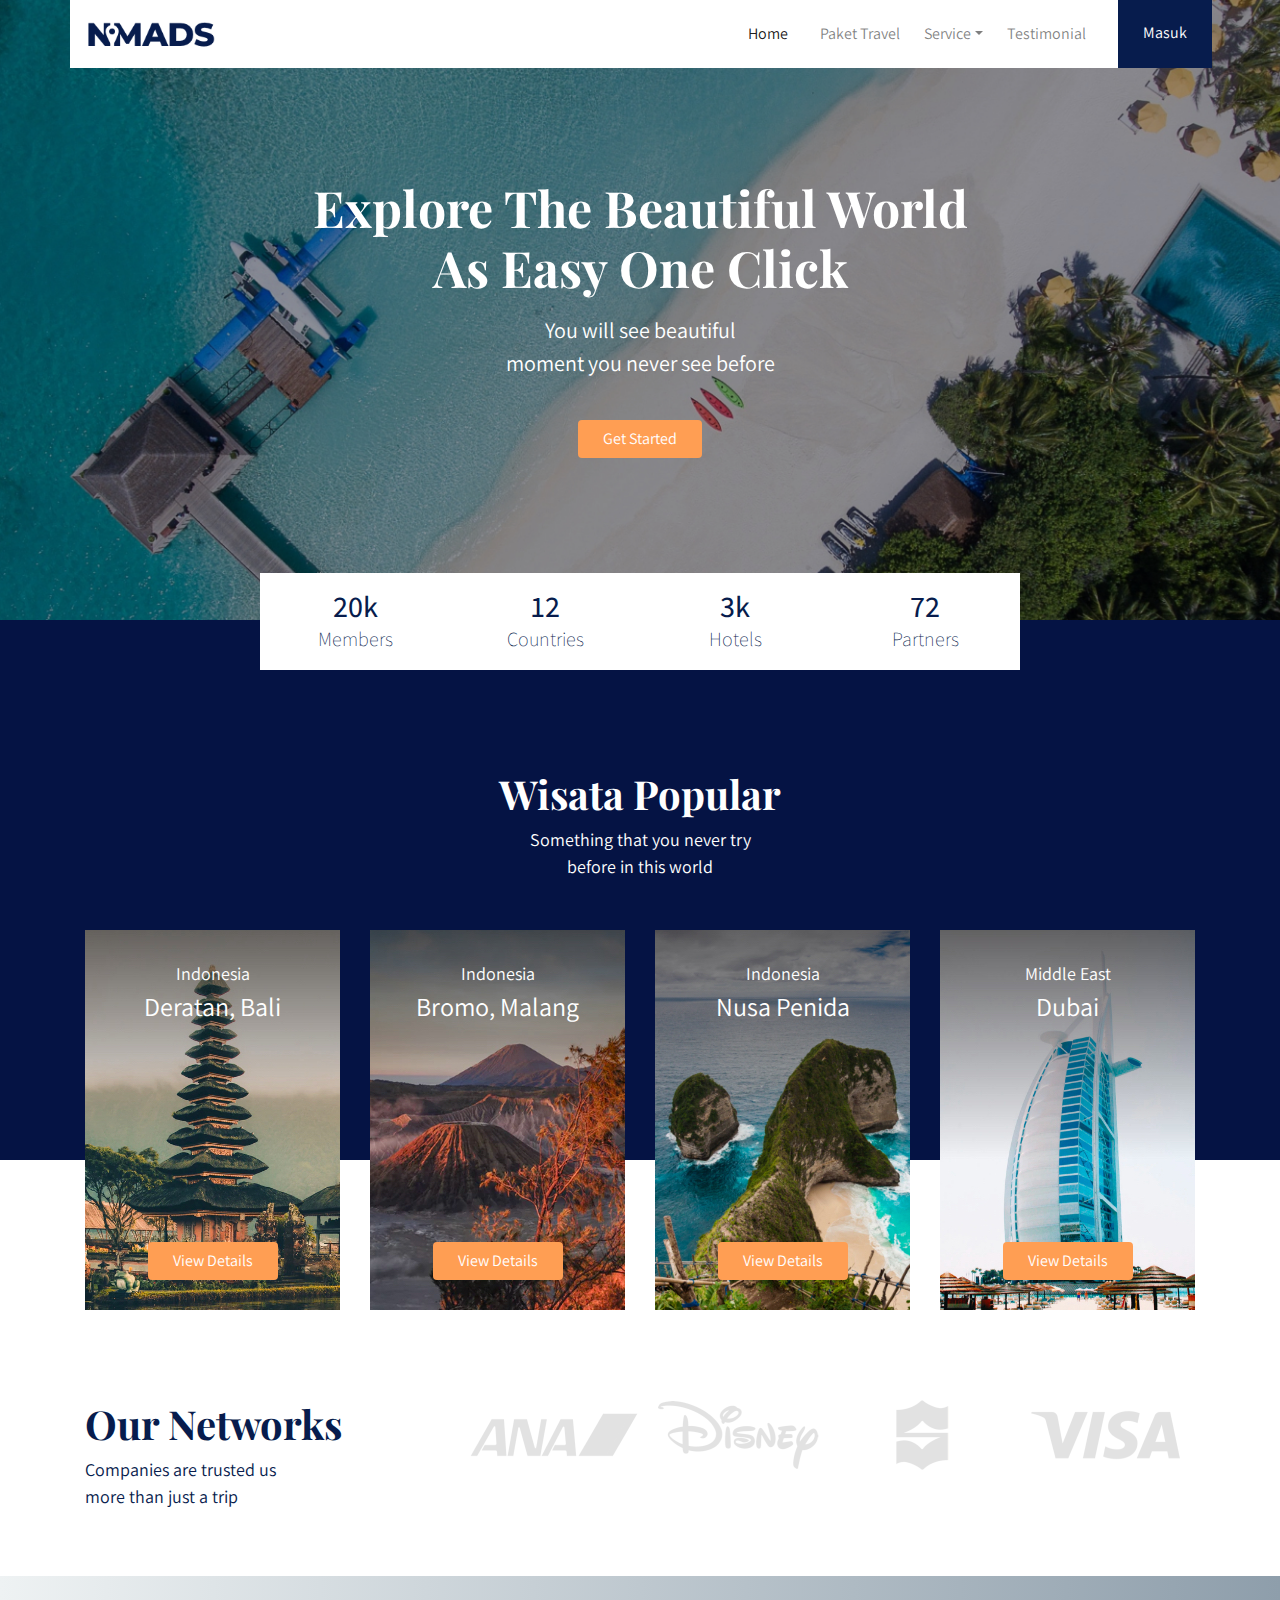
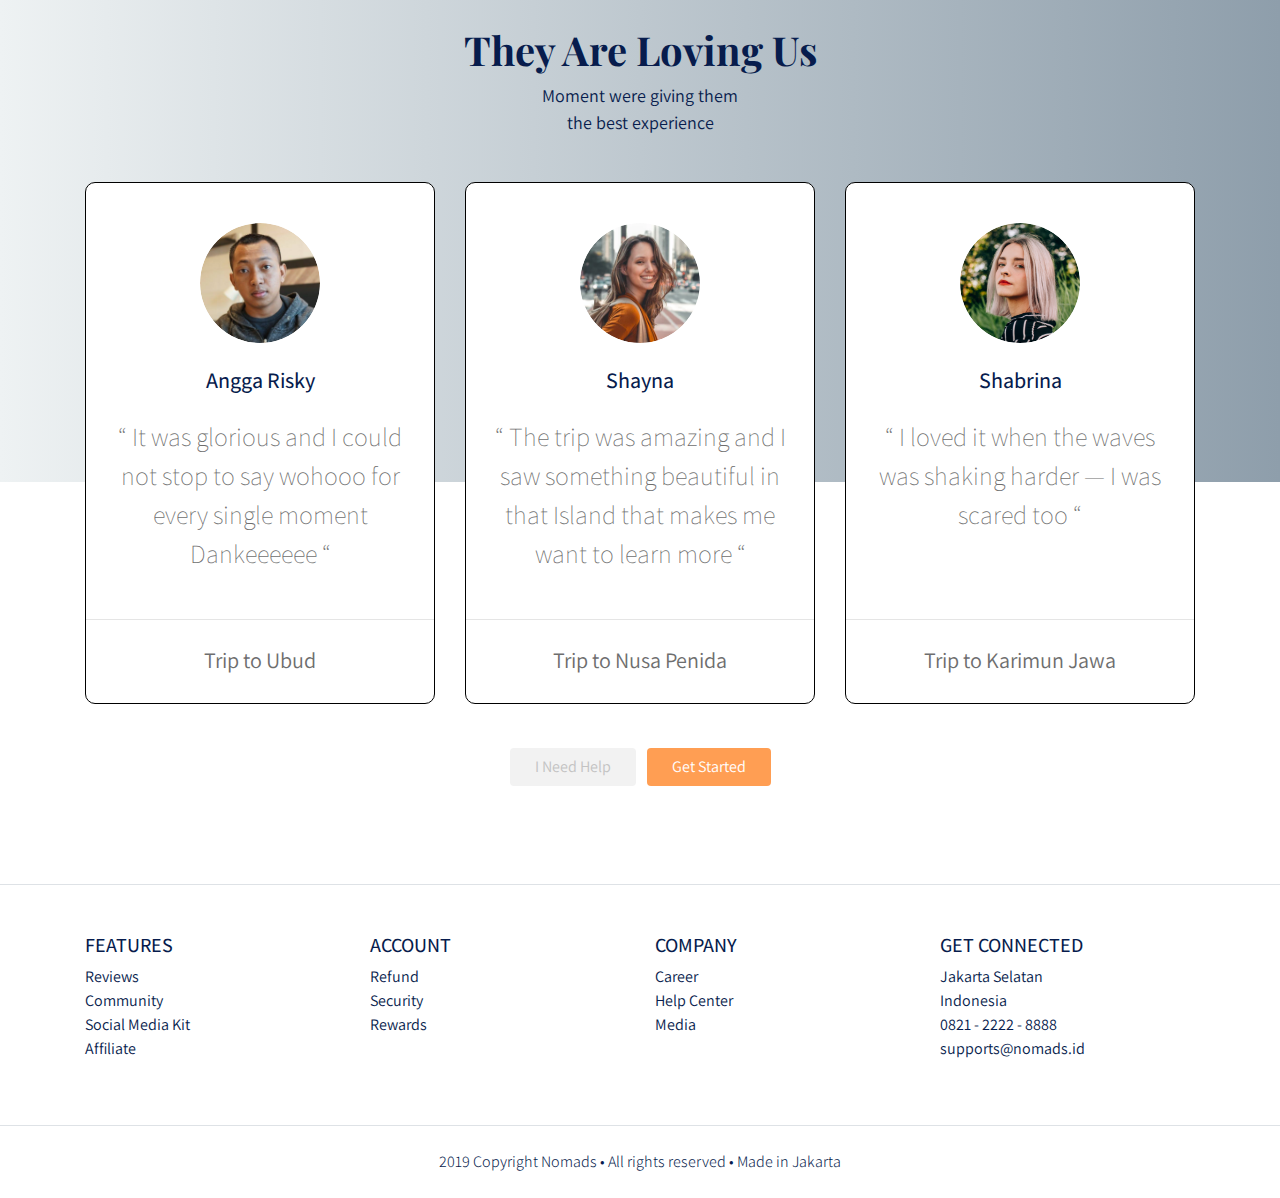
<file: index.html>
<!DOCTYPE html>
<html lang="en">

<head>
    <meta charset="UTF-8">
    <meta name="viewport" content="width=device-width, initial-scale=1.0">
    <title>Document</title>

    <link rel="stylesheet" href="frontend/libraries/bootstrap/css/bootstrap.css">
    <link rel="stylesheet" href="frontend/styles/main.css">
</head>

<body>
    <!-- navbar -->
    <div class="container">
        <nav class="row navbar navbar-expand-lg navbar-light bg-white">
            <a href="#" class="navbar-brand">
                <img src="frontend/images/logo.png" alt="Logo Nomads">
            </a>

            <button class="navbar-toggler navbar-toggler-right" type="button" data-toggle="collapse"
                data-target="#navb">
                <span class="navbar-toggler-icon"></span>
            </button>

            <div class="collapse navbar-collapse" id="navb">
                <ul class="navbar-nav ml-auto mr-3">
                    <li class="nav-item mx-md-2">
                        <a href="#" class="nav-link active">Home</a>
                    </li>
                    <li class="nav-item mx-md-2">
                        <a href="#" class="nav-link">Paket Travel</a>
                    </li>
                    <li class="nav-item dropdown">
                        <a href="#" class="nav-link dropdown-toggle" id="navbardrop" data-toggle="dropdown">Service</a>
                        <div class="dropdown-menu">
                            <a href="#" class="dropdown-item">Link</a>
                            <a href="#" class="dropdown-item">Link</a>
                            <a href="#" class="dropdown-item">Link</a>
                        </div>
                    </li>
                    <li class="nav-item mx-md-2">
                        <a href="#" class="nav-link">Testimonial</a>
                    </li>
                </ul>

                <!-- mobile view -->
                <form class="form-inline d-sm-block d-md-none">
                    <button class="btn btn-login my-2 my-sm-0">
                        Masuk
                    </button>
                </form>

                <!-- desktop view -->
                <form class="form-inline my-2 my-lg-0 d-none d-md-block">
                    <button class="btn btn-login btn-navbar-right my-2 my-sm-0 px-4">
                        Masuk
                    </button>
                </form>
            </div>
        </nav>
    </div>

    <!-- header -->
    <header class="text-center">
        <h1>
            Explore The Beautiful World <br>
            As Easy One Click
        </h1>
        <p class="mt-3">
            You will see beautiful <br>
            moment you never see before
        </p>

        <a href="#" class="btn btn-get-started px-4 mt-4">Get Started</a>
    </header>

    <main>
        <!-- statistik -->
        <div class="container">
            <section class="section-stats row justify-content-center" id="stats">
                <div class="col-3 col-md-2 stats-detail text-center">
                    <h2>20k</h2>
                    <p>Members</p>
                </div>
                <div class="col-3 col-md-2 stats-detail text-center">
                    <h2>12</h2>
                    <p>Countries</p>
                </div>
                <div class="col-3 col-md-2 stats-detail text-center">
                    <h2>3k</h2>
                    <p>Hotels</p>
                </div>
                <div class="col-3 col-md-2 stats-detail text-center">
                    <h2>72</h2>
                    <p>Partners</p>
                </div>
            </section>
        </div>

        <!-- wisata -->
        <section class="section-popular" id="popular">
            <div class="container">
                <div class="row">
                    <div class="col text-center section-popular-heading">
                        <h2>Wisata Popular</h2>
                        <p>
                            Something that you never try <br>
                            before in this world
                        </p>
                    </div>
                </div>
            </div>
        </section>

        <!-- popular content -->
        <section class="section-popular-content" id="popularContent">
            <div class="container">
                <div class="section-popular-travel row justify-content-center">
                    <div class="col-sm-4 col-md-4 col-lg-3">
                        <div class="card-travel text-center d-flex flex-column"
                            style="background-image: url(frontend/images/wisata/travel-1.jpg);">
                            <div class="travel-country">Indonesia</div>
                            <div class="travel-location">Deratan, Bali</div>
                            <div class="travel-button mt-auto">
                                <a href="details.html" class="btn btn-travel-details px-4">
                                    View Details
                                </a>
                            </div>
                        </div>
                    </div>
                    <div class="col-sm-4 col-md-4 col-lg-3">
                        <div class="card-travel text-center d-flex flex-column"
                            style="background-image: url(frontend/images/wisata/travel-2.jpg);">
                            <div class="travel-country">Indonesia</div>
                            <div class="travel-location">Bromo, Malang</div>
                            <div class="travel-button mt-auto">
                                <a href="details.html" class="btn btn-travel-details px-4">
                                    View Details
                                </a>
                            </div>
                        </div>
                    </div>
                    <div class="col-sm-4 col-md-4 col-lg-3">
                        <div class="card-travel text-center d-flex flex-column"
                            style="background-image: url(frontend/images/wisata/travel-3.jpg);">
                            <div class="travel-country">Indonesia</div>
                            <div class="travel-location">Nusa Penida</div>
                            <div class="travel-button mt-auto">
                                <a href="details.html" class="btn btn-travel-details px-4">
                                    View Details
                                </a>
                            </div>
                        </div>
                    </div>
                    <div class="col-sm-4 col-md-4 col-lg-3">
                        <div class="card-travel text-center d-flex flex-column"
                            style="background-image: url(frontend/images/wisata/travel-4.jpg);">
                            <div class="travel-country">Middle East</div>
                            <div class="travel-location">Dubai</div>
                            <div class="travel-button mt-auto">
                                <a href="details.html" class="btn btn-travel-details px-4">
                                    View Details
                                </a>
                            </div>
                        </div>
                    </div>
                </div>
            </div>
        </section>

        <!-- partner -->
        <section class="section-networks">
            <div class="container">
                <div class="row">
                    <div class="col-md-4">
                        <h2>Our Networks</h2>
                        <p>
                            Companies are trusted us <br>
                            more than just a trip
                        </p>
                    </div>
                    <div class="col-md-8 text-center">
                        <img src="frontend/images/partner.png" alt="logo partner" class="img-partner">
                    </div>
                </div>
            </div>
        </section>

        <!-- testimonial -->
        <section class="section-testimonial-headings" id="testimonialHeadings">
            <div class="container">
                <div class="row">
                    <div class="col text-center">
                        <h2>They Are Loving Us</h2>
                        <p>Moment were giving them <br>the best experience</p>
                    </div>
                </div>
            </div>
        </section>

        <!-- testimonial content -->
        <section class=" section section-testimonial-content" id="testimonialContent">
            <div class="container">
                <div class="section-popular-travel row justify-content-center">
                    <div class="col-sm-6 col-md-6 col-lg-4">
                        <div class="card card-testimonial text-center">
                            <div class="testimonial-content">
                                <img src="frontend/images/testimonial/avatar-1.png" alt="user"
                                    class="mb-4 rounded-circle">
                                <h3 class="mb-4">Angga Risky</h3>
                                <p class="testimonial">
                                    “ It was glorious and I could not stop to say wohooo for
                                    every single moment Dankeeeeee “
                                </p>
                            </div>
                            <hr>
                            <p class="trip-to mt-2">
                                Trip to Ubud
                            </p>
                        </div>
                    </div>
                    <div class="col-sm-6 col-md-6 col-lg-4">
                        <div class="card card-testimonial text-center">
                            <div class="testimonial-content">
                                <img src="frontend/images/testimonial/avatar-2.png" alt="user"
                                    class="mb-4 rounded-circle">
                                <h3 class="mb-4">Shayna</h3>
                                <p class="testimonial">
                                    “ The trip was amazing and I saw something beautiful in that
                                    Island that makes me want to learn more “
                                </p>
                            </div>
                            <hr>
                            <p class="trip-to mt-2">
                                Trip to Nusa Penida
                            </p>
                        </div>
                    </div>
                    <div class="col-sm-6 col-md-6 col-lg-4">
                        <div class="card card-testimonial text-center">
                            <div class="testimonial-content">
                                <img src="frontend/images/testimonial/avatar-3.png" alt="user"
                                    class="mb-4 rounded-circle">
                                <h3 class="mb-4">Shabrina</h3>
                                <p class="testimonial">
                                    “ I loved it when the waves was shaking harder — I was
                                    scared too “
                                </p>
                            </div>
                            <hr>
                            <p class="trip-to mt-2">
                                Trip to Karimun Jawa
                            </p>
                        </div>
                    </div>
                </div>

                <div class="row">
                    <div class="col-12 text-center">
                        <a href="#" class="btn btn-need-help px-4 mt-4 mx-1">I Need Help</a>
                        <a href="#" class="btn btn-get-started px-4 mt-4 mx-1">Get Started</a>
                    </div>
                </div>
            </div>
        </section>
    </main>

    <!-- footer -->
    <footer class="section-footer mt-5 mb-4 border-top">
        <div class="container pt-5 pb-5">
            <div class="row justify-content-center">
                <div class="col-12">
                    <div class="row">
                        <div class="col-12 col-lg-3">
                            <h5>FEATURES</h5>
                            <ul class="list-unstyled">
                                <li><a href="#">Reviews</a></li>
                                <li><a href="#">Community</a></li>
                                <li><a href="#">Social Media Kit</a></li>
                                <li><a href="#">Affiliate</a></li>
                            </ul>
                        </div>
                        <div class="col-12 col-lg-3">
                            <h5>ACCOUNT</h5>
                            <ul class="list-unstyled">
                                <li><a href="#">Refund</a></li>
                                <li><a href="#">Security</a></li>
                                <li><a href="#">Rewards</a></li>
                            </ul>
                        </div>
                        <div class="col-12 col-lg-3">
                            <h5>COMPANY</h5>
                            <ul class="list-unstyled">
                                <li><a href="#">Career</a></li>
                                <li><a href="#">Help Center</a></li>
                                <li><a href="#">Media</a></li>
                            </ul>
                        </div>
                        <div class="col-12 col-lg-3">
                            <h5>GET CONNECTED</h5>
                            <ul class="list-unstyled">
                                <li><a href="#">Jakarta Selatan</a></li>
                                <li><a href="#">Indonesia</a></li>
                                <li><a href="#">0821 - 2222 - 8888</a></li>
                                <li><a href="#">supports@nomads.id</a></li>
                            </ul>
                        </div>
                    </div>
                </div>
            </div>
        </div>
        <div class="container-fluid">
            <div class="row border-top justify-content-center align-items-center pt-4">
                <div class="col-auto text-gray-500 font-weight-light">
                    2019 Copyright Nomads • All rights reserved • Made in Jakarta
                </div>
            </div>
        </div>
    </footer>


    <script src="frontend/libraries/jquery/jquery-3.5.1.min.js"></script>
    <script src="frontend/libraries/bootstrap/js/bootstrap.js"></script>
    <script src="frontend/libraries/retina/retina.min.js"></script>
</body>

</html>
</file>
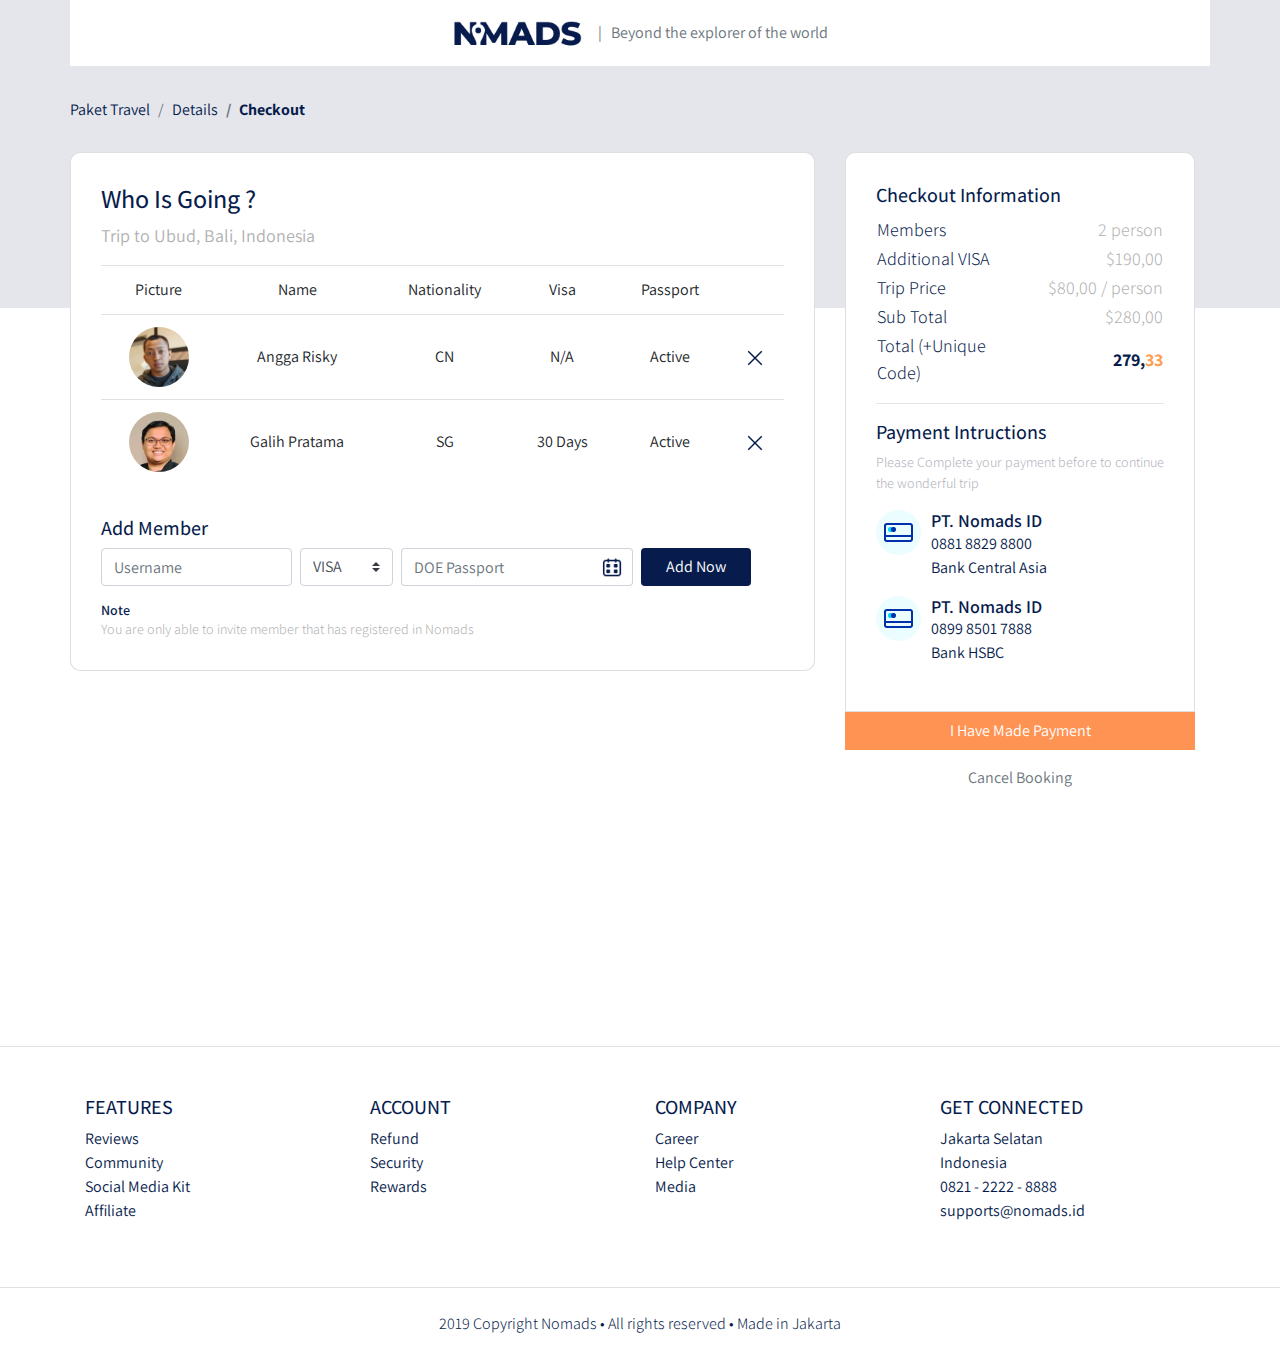
<file: checkout.html>
<!DOCTYPE html>
<html lang="en">

<head>
    <meta charset="UTF-8">
    <meta name="viewport" content="width=device-width, initial-scale=1.0">
    <title>Document</title>

    <link rel="stylesheet" href="frontend/libraries/xzoom/xzoom.css">
    <link rel="stylesheet" href="frontend/libraries/gijgo/css/gijgo.min.css">
    <link rel="stylesheet" href="frontend/libraries/bootstrap/css/bootstrap.css">
    <link rel="stylesheet" href="frontend/styles/main.css">
</head>

<body>
    <!-- navbar -->
    <div class="container">
        <nav class="row navbar navbar-expand-lg navbar-light bg-white">
            <div class="navbar-nav ml-auto mr-auto mr-sm-auto mr-lg-0 mr-md-auto">
                <a href="index.html" class="navbar-brand">
                    <img src="frontend/images/logo.png">
                </a>
            </div>
            <ul class="navbar-nav mr-auto d-none d-lg-block">
                <li>
                    <span class="text-muted">
                        | &nbsp; Beyond the explorer of the world
                    </span>
                </li>
            </ul>
        </nav>
    </div>

    <main>
        <section class="section-details-header"></section>
        <section class="section-details-content">
            <div class="container">
                <div class="row">
                    <div class="col p-0">
                        <nav>
                            <ol class="breadcrumb">
                                <li class="breadcrumb-item">
                                    Paket Travel
                                </li>
                                <li class="breadcrumb-item">
                                    Details
                                </li>
                                <li class="breadcrumb-item active">
                                    Checkout
                                </li>
                            </ol>
                        </nav>
                    </div>
                </div>
                <div class="row">
                    <div class="col-lg-8 pl-lg-0">
                        <div class="card card-details">
                            <h1>Who Is Going ?</h1>
                            <p>Trip to Ubud, Bali, Indonesia</p>
                            <div class="attendee">
                                <table class="table table-responsive-sm text-center">
                                    <thead>
                                        <tr>
                                            <td>Picture</td>
                                            <td>Name</td>
                                            <td>Nationality</td>
                                            <td>Visa</td>
                                            <td>Passport</td>
                                            <td></td>
                                        </tr>
                                    </thead>
                                    <tbody>
                                        <tr>
                                            <td>
                                                <img src="frontend/images/member/avatar-1.png" height="60">
                                            </td>
                                            <td class="align-middle">Angga Risky</td>
                                            <td class="align-middle">CN</td>
                                            <td class="align-middle">N/A</td>
                                            <td class="align-middle">Active</td>
                                            <td class="align-middle">
                                                <a href="#">
                                                    <img src="frontend/images/ic_remove.png" alt="">
                                                </a>
                                            </td>
                                        </tr>
                                        <tr>
                                            <td>
                                                <img src="frontend/images/member/avatar-2.png" height="60">
                                            </td>
                                            <td class="align-middle">Galih Pratama</td>
                                            <td class="align-middle">SG</td>
                                            <td class="align-middle">30 Days</td>
                                            <td class="align-middle">Active</td>
                                            <td class="align-middle">
                                                <a href="#">
                                                    <img src="frontend/images/ic_remove.png" alt="">
                                                </a>
                                            </td>
                                        </tr>
                                    </tbody>
                                </table>
                            </div>
                            <div class="member mt-3">
                                <h2>Add Member</h2>
                                <form class="form-inline">
                                    <label for="inputUsername" class="sr-only">Name</label>
                                    <input type="text" name="inputUsername" class="form-control mb-2 mr-sm-2"
                                        id="inputUsername" placeholder="Username">
                                    <label for="inputVisa" class="sr-only">Visa</label>
                                    <select name="inputVisa" id="inputVisa" class="custom-select mb-2 mr-sm-2">
                                        <option value="VISA" selected>VISA</option>
                                        <option value="30 Days">30 Days</option>
                                        <option value="15 Days">15 Days</option>
                                        <option value="N/A">N/A</option>
                                    </select>
                                    <label for="doePasport" class="sr-only">DOE Passport</label>
                                    <div class="input-group mb-2 mr-sm-2">
                                        <input type="text" class="form-control datepicker" id="doePasport"
                                            placeholder="DOE Passport">
                                    </div>
                                    <button type="submit" class="btn btn-add-now mb-2 px-4">
                                        Add Now
                                    </button>
                                </form>
                                <h3 class="mt-2 mb-0">Note</h3>
                                <p class="disclaimer mb-0">
                                    You are only able to invite member that has registered in Nomads
                                </p>
                            </div>
                        </div>
                    </div>
                    <div class="col-lg-4">
                        <div class="card card-details card-right">
                            <h2>Checkout Information</h2>
                            <table class="trip-information">
                                <tr>
                                    <th width="50%">Members</th>
                                    <td width="50%" class="text-right">
                                        2 person
                                    </td>
                                </tr>
                                <tr>
                                    <th width="50%">Additional VISA</th>
                                    <td width="50%" class="text-right">
                                        $190,00
                                    </td>
                                </tr>
                                <tr>
                                    <th width="50%">Trip Price</th>
                                    <td width="50%" class="text-right">
                                        $80,00 / person
                                    </td>
                                </tr>
                                <tr>
                                    <th width="50%">Sub Total</th>
                                    <td width="50%" class="text-right">
                                        $280,00
                                    </td>
                                </tr>
                                <tr>
                                    <th width="50%">Total (+Unique Code)</th>
                                    <td width="50%" class="text-right text-total">
                                        <span class="text-blue">279,</span><span class="text-orange">33</span>
                                    </td>
                                </tr>
                            </table>
                            <hr>
                            <h2>Payment Intructions</h2>
                            <p class="payment-intructions">Please Complete your payment before to continue the wonderful
                                trip</p>
                            <div class="bank">
                                <div class="bank-item pb-3">
                                    <img src="frontend/images/items-detail/ic_bank.png" class="bank-image">
                                    <div class="description">
                                        <h3>PT. Nomads ID</h3>
                                        <p>
                                            0881 8829 8800 <br>
                                            Bank Central Asia
                                        </p>
                                    </div>
                                    <div class="clearfix"></div>
                                </div>
                                <div class="bank-item pb-3">
                                    <img src="frontend/images/items-detail/ic_bank.png" class="bank-image">
                                    <div class="description">
                                        <h3>PT. Nomads ID</h3>
                                        <p>
                                            0899 8501 7888 <br>
                                            Bank HSBC
                                        </p>
                                    </div>
                                    <div class="clearfix"></div>
                                </div>
                            </div>
                        </div>
                        <div class="join-container">
                            <a href="success.html" class="btn btn-block btn-join-now mt-3 my-2">
                                I Have Made Payment
                            </a>
                        </div>
                        <div class="text-center mt-3">
                            <a href="details.html`" class="text-muted">
                                Cancel Booking
                            </a>
                        </div>
                    </div>
                </div>
            </div>
        </section>
    </main>

    <!-- footer -->
    <footer class="section-footer mt-5 mb-4 border-top">
        <div class="container pt-5 pb-5">
            <div class="row justify-content-center">
                <div class="col-12">
                    <div class="row">
                        <div class="col-12 col-lg-3">
                            <h5>FEATURES</h5>
                            <ul class="list-unstyled">
                                <li><a href="#">Reviews</a></li>
                                <li><a href="#">Community</a></li>
                                <li><a href="#">Social Media Kit</a></li>
                                <li><a href="#">Affiliate</a></li>
                            </ul>
                        </div>
                        <div class="col-12 col-lg-3">
                            <h5>ACCOUNT</h5>
                            <ul class="list-unstyled">
                                <li><a href="#">Refund</a></li>
                                <li><a href="#">Security</a></li>
                                <li><a href="#">Rewards</a></li>
                            </ul>
                        </div>
                        <div class="col-12 col-lg-3">
                            <h5>COMPANY</h5>
                            <ul class="list-unstyled">
                                <li><a href="#">Career</a></li>
                                <li><a href="#">Help Center</a></li>
                                <li><a href="#">Media</a></li>
                            </ul>
                        </div>
                        <div class="col-12 col-lg-3">
                            <h5>GET CONNECTED</h5>
                            <ul class="list-unstyled">
                                <li><a href="#">Jakarta Selatan</a></li>
                                <li><a href="#">Indonesia</a></li>
                                <li><a href="#">0821 - 2222 - 8888</a></li>
                                <li><a href="#">supports@nomads.id</a></li>
                            </ul>
                        </div>
                    </div>
                </div>
            </div>
        </div>
        <div class="container-fluid">
            <div class="row border-top justify-content-center align-items-center pt-4">
                <div class="col-auto text-gray-500 font-weight-light">
                    2019 Copyright Nomads • All rights reserved • Made in Jakarta
                </div>
            </div>
        </div>
    </footer>


    <script src="frontend/libraries/jquery/jquery-3.5.1.min.js"></script>
    <script src="frontend/libraries/bootstrap/js/bootstrap.js"></script>
    <script src="frontend/libraries/retina/retina.min.js"></script>
    <script src="frontend/libraries/xzoom/xzoom.min.js"></script>
    <script src="frontend/libraries/gijgo/js/gijgo.min.js"></script>
    <script>
        $(document).ready(function () {
            $('.xzoom, .xzoom-gallery').xzoom({
                zoomWidth: 500,
                title: false,
                tint: '#333',
                Xoffset: 15
            })
            $('.datepicker').datepicker({
                uiLibrary: 'bootstrap4',
                icons: {
                    rightIcon: '<img src="frontend/images/items-detail/ic_doe.png"/>'
                }
            })
        })
    </script>
</body>

</html>
</file>
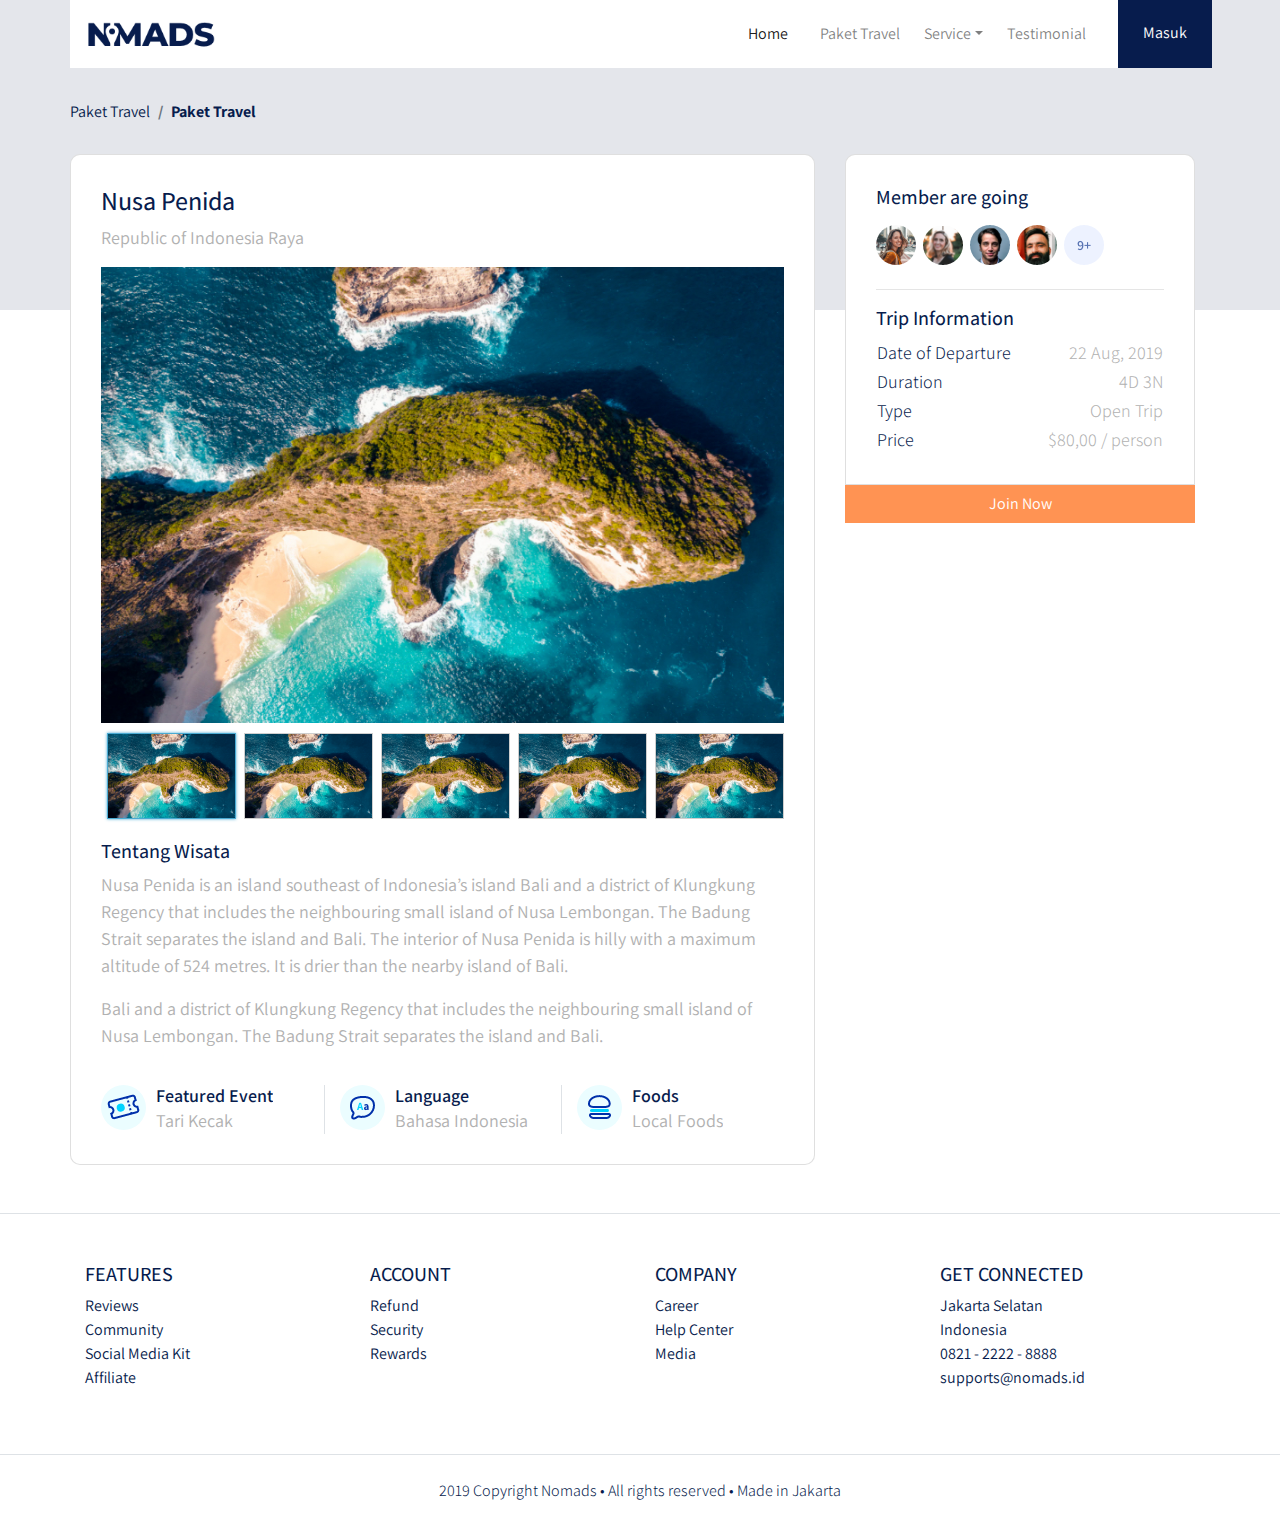
<file: details.html>
<!DOCTYPE html>
<html lang="en">

<head>
    <meta charset="UTF-8">
    <meta name="viewport" content="width=device-width, initial-scale=1.0">
    <title>Document</title>

    <link rel="stylesheet" href="frontend/libraries/xzoom/xzoom.css">
    <link rel="stylesheet" href="frontend/libraries/bootstrap/css/bootstrap.css">
    <link rel="stylesheet" href="frontend/styles/main.css">
</head>

<body>
    <!-- navbar -->
    <div class="container">
        <nav class="row navbar navbar-expand-lg navbar-light bg-white">
            <a href="#" class="navbar-brand">
                <img src="frontend/images/logo.png" alt="Logo Nomads">
            </a>

            <button class="navbar-toggler navbar-toggler-right" type="button" data-toggle="collapse"
                data-target="#navb">
                <span class="navbar-toggler-icon"></span>
            </button>

            <div class="collapse navbar-collapse" id="navb">
                <ul class="navbar-nav ml-auto mr-3">
                    <li class="nav-item mx-md-2">
                        <a href="#" class="nav-link active">Home</a>
                    </li>
                    <li class="nav-item mx-md-2">
                        <a href="#" class="nav-link">Paket Travel</a>
                    </li>
                    <li class="nav-item dropdown">
                        <a href="#" class="nav-link dropdown-toggle" id="navbardrop" data-toggle="dropdown">Service</a>
                        <div class="dropdown-menu">
                            <a href="#" class="dropdown-item">Link</a>
                            <a href="#" class="dropdown-item">Link</a>
                            <a href="#" class="dropdown-item">Link</a>
                        </div>
                    </li>
                    <li class="nav-item mx-md-2">
                        <a href="#" class="nav-link">Testimonial</a>
                    </li>
                </ul>

                <!-- mobile view -->
                <form class="form-inline d-sm-block d-md-none">
                    <button class="btn btn-login my-2 my-sm-0">
                        Masuk
                    </button>
                </form>

                <!-- desktop view -->
                <form class="form-inline my-2 my-lg-0 d-none d-md-block">
                    <button class="btn btn-login btn-navbar-right my-2 my-sm-0 px-4">
                        Masuk
                    </button>
                </form>
            </div>
        </nav>
    </div>

    <main>
        <section class="section-details-header"></section>
        <section class="section-details-content">
            <div class="container">
                <div class="row">
                    <div class="col p-0">
                        <nav>
                            <ol class="breadcrumb">
                                <li class="breadcrumb-item">
                                    Paket Travel
                                </li>
                                <li class="breadcrumb-item active">
                                    Paket Travel
                                </li>
                            </ol>
                        </nav>
                    </div>
                </div>
                <div class="row">
                    <div class="col-lg-8 pl-lg-0">
                        <div class="card card-details">
                            <h1>Nusa Penida</h1>
                            <p>Republic of Indonesia Raya</p>
                            <div class="gallery">
                                <div class="xzoom-container">
                                    <img src="frontend/images/details/details-1.jpg" class="xzoom" id="xzoom-default"
                                        xoriginal="frontend/images/details/details-1.jpg">
                                </div>
                                <div class="xzoom-thumbs">
                                    <a href="frontend/images/details/details-1.jpg">
                                        <img src="frontend/images/details/details-1.jpg" class="xzoom-gallery"
                                            width="129" xpreview="frontend/images/details/details-1.jpg">
                                    </a>
                                    <a href="frontend/images/details/details-1.jpg">
                                        <img src="frontend/images/details/details-1.jpg" class="xzoom-gallery"
                                            width="129" xpreview="frontend/images/details/details-1.jpg">
                                    </a>
                                    <a href="frontend/images/details/details-1.jpg">
                                        <img src="frontend/images/details/details-1.jpg" class="xzoom-gallery"
                                            width="129" xpreview="frontend/images/details/details-1.jpg">
                                    </a>
                                    <a href="frontend/images/details/details-1.jpg">
                                        <img src="frontend/images/details/details-1.jpg" class="xzoom-gallery"
                                            width="129" xpreview="frontend/images/details/details-1.jpg">
                                    </a>
                                    <a href="frontend/images/details/details-1.jpg">
                                        <img src="frontend/images/details/details-1.jpg" class="xzoom-gallery"
                                            width="129" xpreview="frontend/images/details/details-1.jpg">
                                    </a>
                                </div>
                            </div>
                            <h2>Tentang Wisata</h2>
                            <p>
                                Nusa Penida is an island southeast of Indonesia’s island
                                Bali and a district of Klungkung Regency that includes the
                                neighbouring small island of Nusa Lembongan. The Badung
                                Strait separates the island and Bali. The interior of Nusa
                                Penida is hilly with a maximum altitude of 524 metres. It is
                                drier than the nearby island of Bali.
                            </p>
                            <p>
                                Bali and a district of Klungkung Regency that includes the
                                neighbouring small island of Nusa Lembongan. The Badung
                                Strait separates the island and Bali.
                            </p>
                            <div class="features row">
                                <div class="col-md-4">
                                    <img src="frontend/images/items-detail/ic_event.png" alt="features"
                                        class="features-image">
                                    <div class="description">
                                        <h3>Featured Event</h3>
                                        <p>Tari Kecak</p>
                                    </div>
                                </div>
                                <div class="col-md-4 border-left">
                                    <img src="frontend/images/items-detail/ic_bahasa.png" alt="features"
                                        class="features-image">
                                    <div class="description">
                                        <h3>Language</h3>
                                        <p>Bahasa Indonesia</p>
                                    </div>
                                </div>
                                <div class="col-md-4 border-left">
                                    <img src="frontend/images/items-detail/ic_foods.png" alt="features"
                                        class="features-image">
                                    <div class="description">
                                        <h3>Foods</h3>
                                        <p>Local Foods</p>
                                    </div>
                                </div>
                            </div>
                        </div>
                    </div>
                    <div class="col-lg-4">
                        <div class="card card-details card-right">
                            <h2>Member are going</h2>
                            <div class="members my-2">
                                <img src="frontend/images/member/member-1.png" class="member-image mr-1">
                                <img src="frontend/images/member/member-2.png" class="member-image mr-1">
                                <img src="frontend/images/member/member-3.png" class="member-image mr-1">
                                <img src="frontend/images/member/member-4.png" class="member-image mr-1">
                                <img src="frontend/images/member/member-5.png" class="member-image">
                            </div>
                            <hr>
                            <h2>Trip Information</h2>
                            <table class="trip-information">
                                <tr>
                                    <th width="50%">Date of Departure</th>
                                    <td width="50%" class="text-right">
                                        22 Aug, 2019
                                    </td>
                                </tr>
                                <tr>
                                    <th width="50%">Duration</th>
                                    <td width="50%" class="text-right">
                                        4D 3N
                                    </td>
                                </tr>
                                <tr>
                                    <th width="50%">Type</th>
                                    <td width="50%" class="text-right">
                                        Open Trip
                                    </td>
                                </tr>
                                <tr>
                                    <th width="50%">Price</th>
                                    <td width="50%" class="text-right">
                                        $80,00 / person
                                    </td>
                                </tr>
                            </table>
                        </div>
                        <div class="join-container">
                            <a href="checkout.html" class="btn btn-block btn-join-now mt-3 my-2">
                                Join Now
                            </a>
                        </div>
                    </div>
                </div>
            </div>
        </section>
    </main>

    <!-- footer -->
    <footer class="section-footer mt-5 mb-4 border-top">
        <div class="container pt-5 pb-5">
            <div class="row justify-content-center">
                <div class="col-12">
                    <div class="row">
                        <div class="col-12 col-lg-3">
                            <h5>FEATURES</h5>
                            <ul class="list-unstyled">
                                <li><a href="#">Reviews</a></li>
                                <li><a href="#">Community</a></li>
                                <li><a href="#">Social Media Kit</a></li>
                                <li><a href="#">Affiliate</a></li>
                            </ul>
                        </div>
                        <div class="col-12 col-lg-3">
                            <h5>ACCOUNT</h5>
                            <ul class="list-unstyled">
                                <li><a href="#">Refund</a></li>
                                <li><a href="#">Security</a></li>
                                <li><a href="#">Rewards</a></li>
                            </ul>
                        </div>
                        <div class="col-12 col-lg-3">
                            <h5>COMPANY</h5>
                            <ul class="list-unstyled">
                                <li><a href="#">Career</a></li>
                                <li><a href="#">Help Center</a></li>
                                <li><a href="#">Media</a></li>
                            </ul>
                        </div>
                        <div class="col-12 col-lg-3">
                            <h5>GET CONNECTED</h5>
                            <ul class="list-unstyled">
                                <li><a href="#">Jakarta Selatan</a></li>
                                <li><a href="#">Indonesia</a></li>
                                <li><a href="#">0821 - 2222 - 8888</a></li>
                                <li><a href="#">supports@nomads.id</a></li>
                            </ul>
                        </div>
                    </div>
                </div>
            </div>
        </div>
        <div class="container-fluid">
            <div class="row border-top justify-content-center align-items-center pt-4">
                <div class="col-auto text-gray-500 font-weight-light">
                    2019 Copyright Nomads • All rights reserved • Made in Jakarta
                </div>
            </div>
        </div>
    </footer>


    <script src="frontend/libraries/jquery/jquery-3.5.1.min.js"></script>
    <script src="frontend/libraries/bootstrap/js/bootstrap.js"></script>
    <script src="frontend/libraries/retina/retina.min.js"></script>
    <script src="frontend/libraries/xzoom/xzoom.min.js"></script>
    <script>
        $(document).ready(function () {
            $('.xzoom, .xzoom-gallery').xzoom({
                zoomWidth: 500,
                title: false,
                tint: '#333',
                Xoffset: 15
            })
        })
    </script>
</body>

</html>
</file>
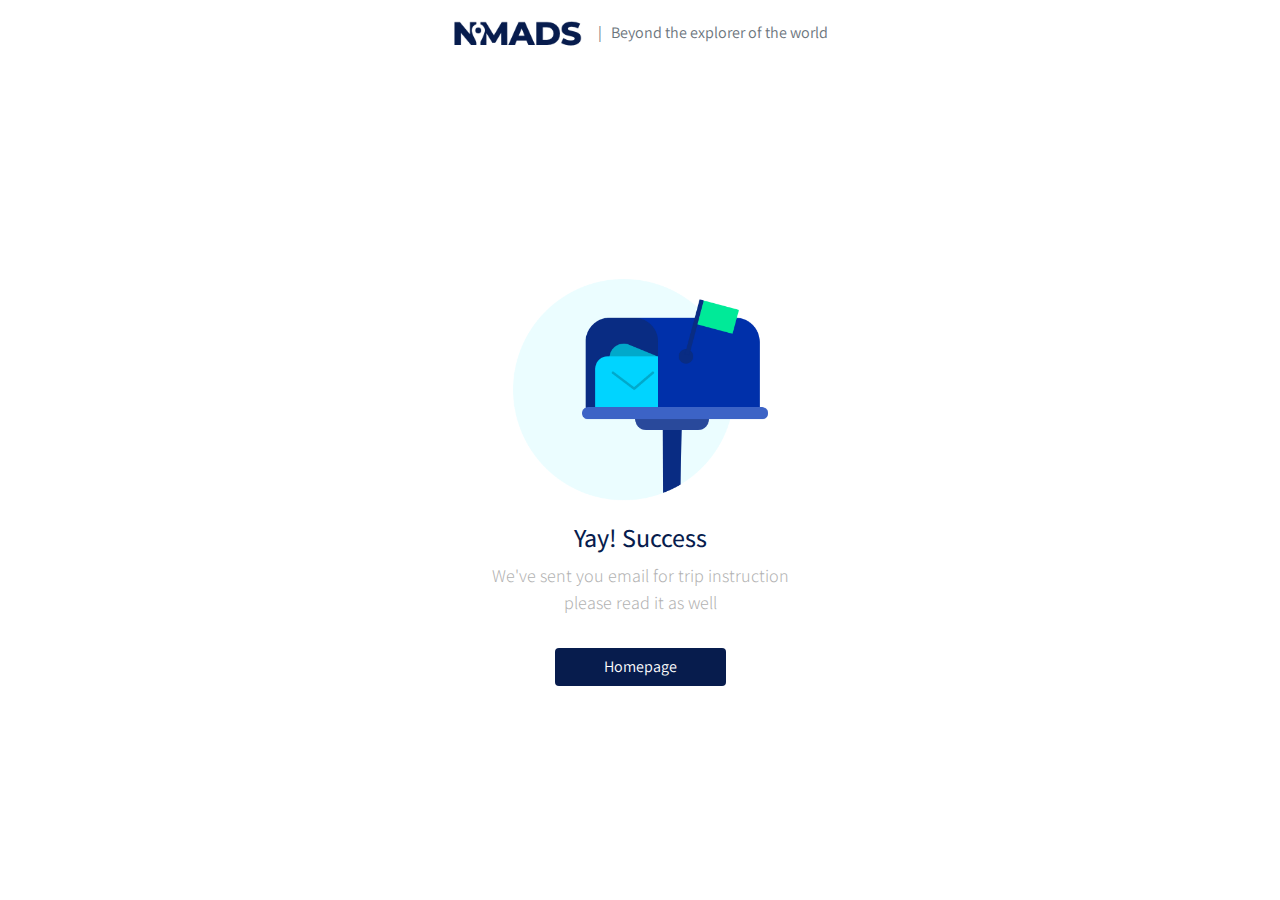
<file: success.html>
<!DOCTYPE html>
<html lang="en">

<head>
    <meta charset="UTF-8">
    <meta name="viewport" content="width=device-width, initial-scale=1.0">
    <title>Document</title>

    <link rel="stylesheet" href="frontend/libraries/xzoom/xzoom.css">
    <link rel="stylesheet" href="frontend/libraries/gijgo/css/gijgo.min.css">
    <link rel="stylesheet" href="frontend/libraries/bootstrap/css/bootstrap.css">
    <link rel="stylesheet" href="frontend/styles/main.css">
</head>

<body>
    <!-- navbar -->
    <div class="container">
        <nav class="row navbar navbar-expand-lg navbar-light bg-white">
            <div class="navbar-nav ml-auto mr-auto mr-sm-auto mr-lg-0 mr-md-auto">
                <a href="index.html" class="navbar-brand">
                    <img src="frontend/images/logo.png">
                </a>
            </div>
            <ul class="navbar-nav mr-auto d-none d-lg-block">
                <li>
                    <span class="text-muted">
                        | &nbsp; Beyond the explorer of the world
                    </span>
                </li>
            </ul>
        </nav>
    </div>

    <main>
        <div class="section-success d-flex align-items-center">
            <div class="col text-center">
                <img src="frontend/images/items-detail/ic_mail.png">
                <h1>Yay! Success</h1>
                <p>We've sent you email for trip instruction <br> please read it as well</p>
                <a href="index.html" class="btn btn-homepage mt-3 px-5">
                    Homepage
                </a>
            </div>
        </div>
    </main>

    <script src="frontend/libraries/jquery/jquery-3.5.1.min.js"></script>
    <script src="frontend/libraries/bootstrap/js/bootstrap.js"></script>
    <script src="frontend/libraries/retina/retina.min.js"></script>
    <script src="frontend/libraries/xzoom/xzoom.min.js"></script>
    <script src="frontend/libraries/gijgo/js/gijgo.min.js"></script>
    <script>
        $(document).ready(function () {
            $('.xzoom, .xzoom-gallery').xzoom({
                zoomWidth: 500,
                title: false,
                tint: '#333',
                Xoffset: 15
            })
            $('.datepicker').datepicker({
                uiLibrary: 'bootstrap4',
                icons: {
                    rightIcon: '<img src="frontend/images/items-detail/ic_doe.png"/>'
                }
            })
        })
    </script>
</body>

</html>
</file>
<file: frontend/styles/main.css>
@import url("https://fonts.googleapis.com/css2?family=Playfair+Display:ital,wght@0,400;0,500;0,600;0,700;0,800;0,900;1,400;1,500;1,600;1,700;1,800;1,900&display=swap");
@import url("https://fonts.googleapis.com/css2?family=Assistant:wght@200;300;400;600;700;800&display=swap");
body {
  background-color: #ffffff;
  font-family: 'Assistant', sans-serif;
  color: #071C4D;
}

.navbar .navbar-brand img {
  max-height: 40px;
}

.navbar .navbar-light .navbar-nav .nav-link {
  color: #071C4D;
}

.navbar .navbar-light .navbar-nav .nav-link.active {
  font-weight: 700;
  color: #071C4D !important;
}

.navbar .btn-navbar-right {
  margin-top: -10px !important;
  margin-bottom: -8px !important;
  margin-right: -18px !important;
  height: 70px;
  border-radius: 0;
}

.navbar .btn-login {
  background-color: #071C4D;
  color: #ffffff;
}

.navbar .btn-login:hover {
  background-color: #1E3771;
  color: #ffffff;
}

header {
  padding: 180px 0 165px;
  margin-top: -70px;
  background-image: url("../images/header-background@2x.jpg");
  background-size: cover;
}

header h1,
header p {
  color: #ffffff;
}

header h1 {
  font-family: 'Playfair Display', serif;
  font-weight: 700;
  font-size: 50px;
}

header p {
  font-size: 22px;
}

header .btn-get-started {
  background-color: #ff9E53;
  color: #ffffff;
}

header .btn-get-started:hover {
  background-color: #FFAA69;
  color: #111111;
}

.section-stats {
  margin-top: -50px;
}

.section-stats .stats-detail {
  padding: 15px 10px 0;
  background-color: #ffffff;
}

.section-stats h2 {
  font-size: 30px;
  margin-bottom: 0;
}

.section-stats p {
  font-size: 20px;
  font-weight: lighter;
}

.section-popular {
  min-height: 540px;
  background-color: #051344;
  margin-top: -50px;
  margin-bottom: -230px;
}

.section-popular .section-popular-heading {
  margin-top: 150px;
}

.section-popular .section-popular-heading h2,
.section-popular .section-popular-heading p {
  color: #ffffff;
}

.section-popular .section-popular-heading h2 {
  font-family: 'Playfair Display', serif;
  font-weight: 700;
  font-size: 40px;
}

.section-popular .section-popular-heading p {
  font-size: 18px;
}

.section-popular-content .section-popular-travel .card-travel {
  min-height: 380px;
  background-color: #dddddd;
  color: #ffffff;
  padding: 30px;
  background-size: cover;
  margin-bottom: 20px;
}

.section-popular-content .section-popular-travel .card-travel .travel-country {
  font-size: 18px;
}

.section-popular-content .section-popular-travel .card-travel .travel-location {
  font-size: 26px;
}

.section-popular-content .section-popular-travel .card-travel .travel-button .btn-travel-details {
  background-color: #FF9E53;
  color: #ffffff;
}

.section-popular-content .section-popular-travel .card-travel .travel-button .btn-travel-details:hover {
  background-color: #ff9E6F;
  color: #000;
}

.section-networks {
  background-color: #ffffff;
  margin-top: -170px;
  padding-top: 240px;
  padding-bottom: 50px;
}

.section-networks h2 {
  font-family: 'Playfair Display', serif;
  font-weight: 700;
  font-size: 40px;
}

.section-networks p {
  font-size: 18px;
}

.section-networks img {
  max-width: 100%;
}

.section-testimonial-headings {
  background: #8e9eab;
  background: -webkit-gradient(linear, left top, right top, from(#eef2f3), to(#8e9eab));
  background: linear-gradient(to right, #eef2f3, #8e9eab);
  padding: 50px 0;
  min-height: 506px;
}

.section-testimonial-headings h2 {
  font-family: 'Playfair Display', serif;
  font-weight: 700;
  font-size: 40px;
}

.section-testimonial-headings p {
  font-size: 18px;
}

.section-testimonial-content {
  margin-top: -300px;
  padding-bottom: 50px;
}

.section-testimonial-content .card-testimonial {
  padding: 40px 20px 10px;
  border-radius: 10px;
  margin-bottom: 20px;
  border: 1px solid #000000;
}

.section-testimonial-content .card-testimonial .testimonial-content {
  min-height: 380px;
}

.section-testimonial-content .card-testimonial h3 {
  font-size: 22px;
}

.section-testimonial-content .card-testimonial .testimonial {
  font-weight: 200;
  font-size: 26px;
  color: #6e6e6e;
  min-height: 160px;
}

.section-testimonial-content .card-testimonial .trip-to {
  font-weight: normal;
  font-size: 22px;
  color: #6e6e6e;
}

.section-testimonial-content .card-testimonial hr {
  margin-left: -20px;
  margin-right: -20px;
}

.section-testimonial-content .btn-get-started {
  background-color: #ff9E53;
  color: #ffffff;
}

.section-testimonial-content .btn-get-started:hover {
  background-color: #FFAA69;
  color: #111111;
}

.section-testimonial-content .btn-need-help {
  background-color: #f2f2f2;
  color: #c3c3c3;
}

.section-testimonial-content .btn-need-help:hover {
  background-color: #fafafa;
  color: #111111;
}

.section-footer a {
  color: #071C4D;
}

.section-details-header {
  min-height: 310px;
  background: #e4e6eb;
  margin-top: -68px;
}

.section-details-content {
  margin-top: -210px;
  min-height: 100vh;
}

.section-details-content .breadcrumb {
  background-color: transparent;
  padding: 0;
  margin-bottom: 30px;
}

.section-details-content .breadcrumb-item.active {
  font-weight: 700;
  color: #071C4D;
}

.card-details {
  padding: 30px;
  border-radius: 10px;
}

.card-details h1 {
  font-size: 26px;
}

.card-details h2 {
  font-size: 20px;
}

.card-details p {
  font-size: 18px;
  color: #b1b1b1;
}

.card-details h3 {
  font-weight: 600;
  font-size: 14px;
  color: #071C4D;
}

.card-details .trip-information th {
  font-weight: 300;
  font-size: 18px;
  color: #071C4D;
}

.card-details .trip-information td {
  font-weight: 300;
  font-size: 18px;
  color: #b1b1b1;
}

.card-details .trip-information .text-blue {
  color: #071C4D;
  font-weight: bold;
}

.card-details .trip-information .text-orange {
  color: #ff9e53;
  font-weight: bold;
}

.card-details .payment-intructions {
  font-weight: 300;
  font-size: 14px;
  color: #b1b1bb;
}

.card-details .bank .bank-item h3 {
  font-size: 18px;
  color: #071C4D;
  margin-bottom: 0;
}

.card-details .bank .bank-item p {
  margin-bottom: 0;
}

.card-details .bank .bank-item .description {
  margin-left: 10px;
  overflow: hidden;
  float: left;
}

.card-details .bank .bank-item .description p {
  font-weight: normal;
  font-size: 16px;
  color: #071C4D;
}

.card-details .bank .bank-image {
  width: 45px;
  height: 45px;
  float: left;
}

.card-details .disclaimer {
  font-weight: 300;
  font-size: 14px;
  color: #b1b1b1;
}

.card-details .gj-datepicker .datepicker {
  border-right: 0;
}

.card-details .gj-datepicker .input-group-append .btn {
  padding-right: 30px;
}

.card-details .btn-add-now {
  background-color: #071C4D;
  color: #ffffff;
}

.card-details .btn-add-now:hover {
  background-color: #1b3b86;
}

.card-right {
  border-bottom-left-radius: 0;
  border-bottom-right-radius: 0;
}

.features {
  margin-top: 20px;
}

.features h3 {
  font-size: 18px;
  color: #071C4D;
  margin-bottom: 0;
}

.features p {
  margin-bottom: 0;
}

.features .description {
  margin-left: 10px;
  overflow: hidden;
  float: left;
}

.features .features-image {
  width: 45px;
  height: 45px;
  float: left;
}

.gallery .xzoom-container {
  display: block;
}

.gallery .xzoom-container .xzoom {
  width: 100%;
  -webkit-box-shadow: none;
          box-shadow: none;
  margin-bottom: 10px;
}

.gallery .xzoom-container .xactive {
  border: 2px solid #1abc9c;
}

.join-container {
  margin-top: -16px;
  border-radius: 0;
}

.join-container .btn-join-now {
  background-color: #ff9353;
  color: #ffffff;
  border-radius: 0;
}

.join-container .btn-join-now:hover {
  background-color: #FFAA69;
  color: #111111;
}

.section-success {
  height: 90vh;
}

.section-success h1 {
  font-weight: 600px;
  font-size: 26px;
  color: #071C4D;
}

.section-success p {
  font-weight: 300;
  font-size: 18px;
  color: #b1b1b1;
}

.section-success .btn-homepage {
  border-radius: 4px;
  background-color: #071C4D;
  color: #ffffff;
}

.section-success .btn-homepage:hover {
  background-color: #2a488e;
}
/*# sourceMappingURL=main.css.map */
</file>
<file: frontend/libraries/xzoom/xzoom.css>
/* Compatibility styles for frameworks like bootstrap, foundation e.t.c */
.xzoom-source img, .xzoom-preview img, .xzoom-lens img {
  display: block;
  max-width: none;
  max-height: none;
  -webkit-transition: none;
  -moz-transition: none;
  -o-transition: none;
  transition: none;
}
/* --------------- */

/* xZoom Styles below */
.xzoom-container { 
  display: inline-block;
}

.xzoom-thumbs {
  text-align: center;
  margin-bottom: 10px;
}

.xzoom { 
  -webkit-box-shadow: 0px 0px 5px 0px rgba(0,0,0,0.5);
  -moz-box-shadow: 0px 0px 5px 0px rgba(0,0,0,0.5);
  box-shadow: 0px 0px 5px 0px rgba(0,0,0,0.5);  
}
.xzoom2, .xzoom3, .xzoom4, .xzoom5 {
  -webkit-box-shadow: 0px 0px 5px 0px rgba(0,0,0,0.5);
  -moz-box-shadow: 0px 0px 5px 0px rgba(0,0,0,0.5);
  box-shadow: 0px 0px 5px 0px rgba(0,0,0,0.5);
}

/* Thumbs */
.xzoom-gallery, .xzoom-gallery2, .xzoom-gallery3, .xzoom-gallery4, .xzoom-gallery5 {
  border: 1px solid #cecece;
  margin-left: 5px;
  margin-bottom: 10px;
}

.xzoom-source, .xzoom-hidden {
  display: block;
  position: static;
  float: none;
  clear: both;
}

/* Everything out of border is hidden */
.xzoom-hidden {
  overflow: hidden;
}

/* Preview */
.xzoom-preview {
  border: 1px solid #888;
  background: #2f4f4f;
  box-shadow: -0px -0px 10px rgba(0,0,0,0.50);
}

/* Lens */
.xzoom-lens {
  border: 1px solid #555;
  box-shadow: -0px -0px 10px rgba(0,0,0,0.50);
  cursor: crosshair;
}

/* Loading */
.xzoom-loading {
  background-position: center center;
  background-repeat: no-repeat;
  border-radius: 100%;
  opacity: .7;
  background: url(../images/xloading.gif);
  width: 48px;
  height: 48px;
}

/* Additional class that applied to thumb when it is active */
.xactive {
  -webkit-box-shadow: 0px 0px 3px 0px rgba(74,169,210,1);
  -moz-box-shadow: 0px 0px 3px 0px rgba(74,169,210,1);
  box-shadow: 0px 0px 3px 0px rgba(74,169,210,1); 
  border: 1px solid #4aaad2;
}

/* Caption */
.xzoom-caption {
  position: absolute;
  bottom: -43px;
  left: 0;
  background: #000;
  width: 100%;
  text-align: left;
}

.xzoom-caption span {
  color: #fff;
  font-family: Arial, sans-serif;
  display: block;
  font-size: 0.75em;
  font-weight: bold;
  padding: 10px;
}
</file>
<file: frontend/libraries/gijgo/css/gijgo.min.css>
.gj-button-md,.gj-text-align-center{text-align:center}.gj-button-md,.gj-modal{overflow:hidden;outline:0}.gj-button-md,.gj-button-md-group{position:relative;vertical-align:middle}.gj-button,.gj-button-md,.gj-cursor-pointer{cursor:pointer}.gj-button{background-color:#f5f5f5;border:1px solid #ddd;color:#000;border-radius:3px;padding:6px 10px}.gj-unselectable{-webkit-touch-callout:none;-webkit-user-select:none;-khtml-user-select:none;-moz-user-select:none;-ms-user-select:none;user-select:none}.gj-row{display:-webkit-box;display:-ms-flexbox;display:flex;-ms-flex-wrap:wrap;flex-wrap:wrap}.gj-margin-left-5{margin-left:5px}.gj-margin-left-10{margin-left:10px}.gj-width-full{width:100%}.gj-font-size-16{font-size:16px}.gj-hidden{display:none}.gj-button-md{background:0 0;border:none;border-radius:2px;color:rgba(0,0,0,.87);height:36px;margin:0;min-width:64px;padding:0 16px;display:inline-block;font-family:Roboto,Helvetica,Arial,sans-serif;font-size:1rem;font-weight:500;text-transform:uppercase;letter-spacing:0;will-change:box-shadow;transition:box-shadow .2s cubic-bezier(.4,0,1,1),background-color .2s cubic-bezier(.4,0,.2,1),color .2s cubic-bezier(.4,0,.2,1);text-decoration:none;line-height:36px;-webkit-user-select:none;-moz-user-select:none;-ms-user-select:none;user-select:none}.gj-button-md:hover{background-color:rgba(158,158,158,.2)}.gj-button-md:disabled{color:rgba(0,0,0,.26);background:0 0}.gj-button-md .gj-icon,.gj-button-md .material-icons{vertical-align:middle}.gj-button-md.gj-button-md-icon{width:24px;height:31px;min-width:24px;padding:0;display:table}ul.gj-list-bootstrap li [data-role=image],ul.gj-list-md li [data-role=checkbox],ul.gj-list-md li [data-role=image]{height:24px;width:24px}.gj-button-md.gj-button-md-icon .gj-icon,.gj-button-md.gj-button-md-icon .material-icons{display:table-cell;margin-right:0;width:24px;height:24px}.gj-button-md.active{background-color:rgba(158,158,158,.4)}.gj-button-md-group{display:inline-block}.gj-textbox-md{border:none;border-bottom:1px solid rgba(0,0,0,.42);display:block;font-family:Helvetica,Arial,sans-serif;font-size:16px;line-height:16px;padding:4px 0;margin:0;width:100%;background:0 0;text-align:left;color:rgba(0,0,0,.87)}.gj-textbox-md:active,.gj-textbox-md:focus{border-bottom:2px solid rgba(0,0,0,.42);outline:0}.gj-textbox-md::placeholder{color:#8e8e8e}.gj-textbox-md:-ms-input-placeholder{color:#8e8e8e}.gj-textbox-md::-ms-input-placeholder{color:#8e8e8e}.gj-md-spacer-24{min-width:24px;width:24px;display:inline-block}.gj-md-spacer-32{min-width:32px;width:32px;display:inline-block}.gj-modal{position:fixed;top:0;right:0;bottom:0;left:0;z-index:1203;display:none;-webkit-overflow-scrolling:touch;background-color:rgba(0,0,0,.54118);transition:.2s ease opacity;will-change:opacity}ul.gj-list li [data-role=wrapper]{display:table;width:100%}ul.gj-list li [data-role=checkbox],ul.gj-list li [data-role=image]{display:table-cell;vertical-align:middle;text-align:center}ul.gj-list li [data-role=display]{display:table-cell;vertical-align:middle;cursor:pointer}ul.gj-list li [data-role=display]:empty:before{content:"\200b"}ul.gj-list-bootstrap{padding-left:0;margin-bottom:0}ul.gj-list-bootstrap li{padding:0}ul.gj-list-bootstrap li [data-role=wrapper]{padding:0 10px}ul.gj-list-bootstrap li [data-role=checkbox]{width:24px;padding:3px}ul.gj-list-bootstrap li [data-role=display]{padding:8px 0 8px 4px}.list-group-item.active ul li,.list-group-item.active:focus ul li,.list-group-item.active:hover ul li{text-shadow:none;color:initial}ul.gj-list-md{padding:0;list-style:none;line-height:24px;letter-spacing:0;color:#616161}.gj-picker-md,ul.gj-list-md li{font-family:Roboto,Helvetica,Arial,sans-serif;font-size:16px;font-weight:400;letter-spacing:.04em;line-height:1}ul.gj-list-md li{display:list-item;list-style-type:none;padding:0;min-height:unset;box-sizing:border-box;align-items:center;cursor:default;overflow:hidden;-webkit-flex-direction:row;-ms-flex-direction:row;flex-direction:row;-webkit-flex-wrap:nowrap;-ms-flex-wrap:nowrap;flex-wrap:nowrap}ul.gj-list-md li [data-role=display]{padding:8px 0 8px 5px;order:0;flex-grow:2;text-decoration:none;box-sizing:border-box;align-items:center;text-align:left;color:rgba(0,0,0,.87)}ul.gj-list-md li.disabled>[data-role=wrapper]>[data-role=display]{color:#9E9E9E}.gj-list-md-active{background:#e0e0e0;color:#3f51b5}.gj-picker{position:absolute;z-index:1203;background-color:#fff}.gj-picker .selected{color:#fff}.gj-picker-md{color:rgba(0,0,0,.87);border:1px solid #E0E0E0}.gj-modal .gj-picker-md{border:0}.gj-picker-md [role=header]{color:rgba(255,255,255,.54);display:flex;background:#2196f3;align-items:baseline;user-select:none;justify-content:center}.gj-picker-md [role=footer]{float:right;padding:10px}.gj-picker-md [role=footer] button.gj-button-md{color:#2196f3;font-weight:700;font-size:13px}.gj-picker-bootstrap{border:1px solid #E0E0E0}.gj-picker-bootstrap .selected{color:#888}.gj-picker-bootstrap [role=header]{background:#eee;color:#AAA}@font-face{font-family:gijgo-material;src:url(../fonts/gijgo-material.eot?235541);src:url(../fonts/gijgo-material.eot?235541#iefix) format('embedded-opentype'),url(../fonts/gijgo-material.ttf?235541) format('truetype'),url(../fonts/gijgo-material.woff?235541) format('woff'),url(../fonts/gijgo-material.svg?235541#gijgo-material) format('svg');font-weight:400;font-style:normal}.gj-icon{font-family:gijgo-material!important;font-size:24px;speak:none;font-style:normal;font-weight:400;font-variant:normal;text-transform:none;line-height:1;letter-spacing:0;-webkit-font-feature-settings:"liga";-moz-font-feature-settings:"liga=1";-moz-font-feature-settings:"liga";-ms-font-feature-settings:"liga" 1;font-feature-settings:"liga";-webkit-font-variant-ligatures:discretionary-ligatures;font-variant-ligatures:discretionary-ligatures;-webkit-font-smoothing:antialiased;-moz-osx-font-smoothing:grayscale}.gj-icon.undo:before{content:"\e900"}.gj-icon.vertical-align-top:before{content:"\e901"}.gj-icon.vertical-align-center:before{content:"\e902"}.gj-icon.vertical-align-bottom:before{content:"\e903"}.gj-icon.arrow-dropup:before{content:"\e904"}.gj-icon.clock:before{content:"\e905"}.gj-icon.refresh:before{content:"\e906"}.gj-icon.last-page:before{content:"\e907"}.gj-icon.first-page:before{content:"\e908"}.gj-icon.cancel:before{content:"\e909"}.gj-icon.clear:before{content:"\e90a"}.gj-icon.check-circle:before{content:"\e90b"}.gj-icon.delete:before{content:"\e90c"}.gj-icon.arrow-upward:before{content:"\e90d"}.gj-icon.arrow-forward:before{content:"\e90e"}.gj-icon.arrow-downward:before{content:"\e90f"}.gj-icon.arrow-back:before{content:"\e910"}.gj-icon.list-numbered:before{content:"\e911"}.gj-icon.list-bulleted:before{content:"\e912"}.gj-icon.indent-increase:before{content:"\e913"}.gj-icon.indent-decrease:before{content:"\e914"}.gj-icon.redo:before{content:"\e915"}.gj-icon.align-right:before{content:"\e916"}.gj-icon.align-left:before{content:"\e917"}.gj-icon.align-justify:before{content:"\e918"}.gj-icon.align-center:before{content:"\e919"}.gj-icon.strikethrough:before{content:"\e91a"}.gj-icon.italic:before{content:"\e91b"}.gj-icon.underlined:before{content:"\e91c"}.gj-icon.bold:before{content:"\e91d"}.gj-icon.arrow-dropdown:before{content:"\e91e"}.gj-icon.done:before{content:"\e91f"}.gj-icon.pencil:before{content:"\e920"}.gj-icon.minus:before{content:"\e921"}.gj-icon.plus:before{content:"\e922"}.gj-icon.chevron-up:before{content:"\e923"}.gj-icon.chevron-right:before{content:"\e924"}.gj-icon.chevron-down:before{content:"\e925"}.gj-icon.chevron-left:before{content:"\e926"}.gj-icon.event:before{content:"\e927"}.gj-draggable{cursor:move}.gj-resizable-handle{position:absolute;font-size:.1px;display:block;-ms-touch-action:none;touch-action:none;z-index:1203}.gj-dialog-bootstrap [data-role=title],.gj-dialog-bootstrap4 [data-role=title]{display:inline}.gj-dialog-bootstrap,.gj-dialog-bootstrap4,.gj-dialog-md{z-index:1202;overflow:hidden}.gj-resizable-n{cursor:n-resize;height:7px;width:100%;top:-5px;left:0}.gj-resizable-e{cursor:e-resize;width:7px;right:-5px;top:0;height:100%}.gj-resizable-s{cursor:s-resize;height:7px;width:100%;bottom:-5px;left:0}.gj-resizable-w{cursor:w-resize;width:7px;left:-5px;top:0;height:100%}.gj-resizable-se{cursor:se-resize;width:12px;height:12px;right:1px;bottom:1px}.gj-resizable-sw{cursor:sw-resize;width:9px;height:9px;left:-5px;bottom:-5px}.gj-resizable-nw{cursor:nw-resize;width:9px;height:9px;left:-5px;top:-5px}.gj-resizable-ne{cursor:ne-resize;width:9px;height:9px;right:-5px;top:-5px}.gj-dialog-footer{position:absolute;bottom:0;width:100%;margin-top:0}.gj-dialog-scrollable [data-role=body]{overflow-x:hidden;overflow-y:scroll}.gj-dialog-bootstrap [data-role=close]{line-height:1.42857143}.gj-dialog-bootstrap4 [data-role=close]{line-height:1.5}.gj-dialog-md{background-color:#FFF;border:none;box-shadow:0 11px 15px -7px rgba(0,0,0,.2),0 24px 38px 3px rgba(0,0,0,.14),0 9px 46px 8px rgba(0,0,0,.12);box-sizing:border-box;position:relative;display:-webkit-box;display:-webkit-flex;display:-ms-flexbox;display:flex;-webkit-box-orient:vertical;-webkit-box-direction:normal;-webkit-flex-direction:column;-ms-flex-direction:column;flex-direction:column;-webkit-background-clip:padding-box;background-clip:padding-box;outline:0}.gj-dialog-md-header{padding:24px 24px 0;font-family:Roboto,Helvetica,Arial,sans-serif}.gj-dialog-md-title{margin:0;font-weight:400;display:inline;line-height:28px;font-size:20px}.gj-dialog-md-close{-webkit-appearance:none;padding:0;cursor:pointer;background:0 0;border:0;float:right;line-height:28px;font-size:28px}.gj-dialog-md-body{padding:20px 24px 24px;color:rgba(0,0,0,.54);font-family:Helvetica,Arial,sans-serif;font-size:14px;font-weight:400;line-height:20px}.gj-dialog-md-footer{padding:8px 8px 8px 24px;display:-webkit-flex;display:-ms-flexbox;display:flex;-webkit-flex-direction:row-reverse;-ms-flex-direction:row-reverse;flex-direction:row-reverse;-webkit-flex-wrap:wrap;-ms-flex-wrap:wrap;flex-wrap:wrap;box-sizing:border-box}.gj-dialog-md-footer>:first-child{margin-right:0}.gj-dialog-md-footer>*{margin-right:8px;height:36px}DIV.gj-grid-wrapper{margin:auto;position:relative;clear:both;z-index:1}TABLE.gj-grid{margin:auto;border-collapse:collapse;width:100%;table-layout:fixed}TABLE.gj-grid THEAD TH [data-role=selectAll]{margin:auto}table.gj-grid-bootstrap thead th [data-role=sorticon],table.gj-grid-md thead th [data-role=sorticon]{margin-left:5px}TABLE.gj-grid THEAD TH [data-role=title],TABLE.gj-grid THEAD TH [data-role=sorticon]{display:inline-block}TABLE.gj-grid THEAD TH{overflow:hidden;text-overflow:ellipsis}TABLE.gj-grid.autogrow-header-row THEAD TH{overflow:auto;text-overflow:initial;white-space:pre-wrap;-ms-word-break:break-word;word-break:break-word}TABLE.gj-grid>tbody>tr>td{overflow:hidden;position:relative}table.gj-grid tbody div[data-role=display]{vertical-align:middle;text-indent:0;white-space:pre-wrap;-ms-word-break:break-word;word-break:break-word}table.gj-grid.fixed-body-rows tbody div[data-role=display]{overflow:hidden;text-overflow:ellipsis;white-space:nowrap;-ms-word-break:initial;word-break:initial}table.gj-grid tfoot DIV[data-role=display]{vertical-align:middle;text-indent:0;display:flex}TABLE.gj-grid .fa{padding:2px}TABLE.gj-grid>tbody>tr>td>div{padding:2px;overflow:hidden}DIV.gj-grid-wrapper DIV.gj-grid-loading-cover{background:#BBB;opacity:.5;position:absolute;vertical-align:middle}DIV.gj-grid-wrapper DIV.gj-grid-loading-text{position:absolute;font-weight:700}table.gj-grid-bootstrap thead th{background-color:#f5f5f5;vertical-align:middle}table.gj-grid-bootstrap thead th [data-role=sorticon] i.gj-icon,table.gj-grid-bootstrap thead th [data-role=sorticon] i.material-icons{position:absolute;font-size:20px;top:15px}table.gj-grid-bootstrap tbody tr td div[data-role=display]{padding:0}.gj-grid-bootstrap-4 .gj-checkbox-bootstrap{display:inline-block;padding-top:2px}.gj-grid-bootstrap-4 tbody tr.active{background-color:rgba(0,0,0,.075)}.gj-grid-md{position:relative;border:1px solid #e0e0e0;border-collapse:collapse;white-space:nowrap;font-size:13px;font-family:Roboto,Helvetica,Arial,sans-serif;background-color:#fff}.gj-grid-md td:first-of-type,.gj-grid-md th:first-of-type{padding-left:24px}.gj-grid-md td,.gj-grid-md th{padding:12px 18px;position:relative;box-sizing:border-box}.gj-grid-md th{vertical-align:bottom;font-weight:700;line-height:31px;letter-spacing:0;height:56px;font-size:12px;color:rgba(0,0,0,.54);text-align:right}.gj-grid-md td{height:48px;border-top:1px solid #e0e0e0;border-bottom:1px solid #e0e0e0;text-align:left;color:rgba(0,0,0,.87)}.gj-grid-bootstrap tbody tr.gj-grid-top-border td,.gj-grid-md tbody tr.gj-grid-top-border td{border-top:2px solid #777}.gj-grid-bootstrap tbody tr.gj-grid-bottom-border td,.gj-grid-md tbody tr.gj-grid-bottom-border td{border-bottom:2px solid #777}.gj-grid-md tbody tr{position:relative;height:48px;transition-duration:.28s;transition-timing-function:cubic-bezier(.4,0,.2,1);transition-property:background-color}.gj-grid-md tbody tr:hover{background-color:#EEE}.gj-grid-md tbody tr.gj-grid-md-select{background-color:#F5F5F5}table.gj-grid-md thead th [data-role=sorticon] i.gj-icon,table.gj-grid-md thead th [data-role=sorticon] i.material-icons{position:absolute;font-size:16px;top:19px}table.gj-grid-md thead th.gj-grid-select-all{padding-bottom:3px}@media only all{td.display-1120,td.display-320,td.display-480,td.display-640,td.display-800,td.display-960,th.display-1120,th.display-320,th.display-480,th.display-640,th.display-800,th.display-960{display:none}}@media screen and (min-width:20em){TABLE.gj-grid-bootstrap td.display-320,TABLE.gj-grid-bootstrap th.display-320{display:table-cell}}@media screen and (min-width:30em){TABLE.gj-grid-bootstrap td.display-480,TABLE.gj-grid-bootstrap th.display-480{display:table-cell}}@media screen and (min-width:40em){TABLE.gj-grid-bootstrap td.display-640,TABLE.gj-grid-bootstrap th.display-640{display:table-cell}}@media screen and (min-width:50em){TABLE.gj-grid-bootstrap td.display-800,TABLE.gj-grid-bootstrap th.display-800{display:table-cell}}@media screen and (min-width:60em){TABLE.gj-grid-bootstrap td.display-960,TABLE.gj-grid-bootstrap th.display-960{display:table-cell}}@media screen and (min-width:70em){TABLE.gj-grid-bootstrap td.display-1120,TABLE.gj-grid-bootstrap th.display-1120{display:table-cell}}.gj-grid-md tfoot tr th{padding-right:14px}.gj-grid-md tfoot tr[data-role=pager] .gj-grid-mdl-pager-label{padding-left:5px;padding-right:5px}.gj-grid-md tfoot tr[data-role=pager] .gj-dropdown-md{margin-left:12px}.gj-grid-md tfoot tr[data-role=pager] .gj-dropdown-md [role=presenter]{font-size:12px;font-weight:700;color:rgba(0,0,0,.54)}.gj-grid-md tfoot tr[data-role=pager] .gj-dropdown-md [role=presenter] [role=display]{text-align:right}.gj-grid-md tfoot tr[data-role=pager] .gj-grid-md-limit-select{margin-left:10px;font-size:12px;font-weight:700;color:rgba(0,0,0,.54)}.gj-grid-bootstrap tfoot tr[data-role=pager] th{line-height:30px;background-color:#f5f5f5}.gj-grid-bootstrap tfoot tr[data-role=pager] th>div>button,.gj-grid-bootstrap tfoot tr[data-role=pager] th>div>div{margin-right:5px}.gj-grid-bootstrap-4 tfoot tr[data-role=pager] th>div button{height:34px}.gj-grid-bootstrap-4 tfoot tr[data-role=pager] th div .gj-dropdown-bootstrap-4 .gj-dropdown-expander-mi .gj-icon{top:5px}.gj-grid-bootstrap-3 tfoot tr[data-role=pager] th>div>input{margin-right:5px;width:40px;text-align:right;display:inline-block;font-weight:700}.gj-grid-bootstrap-4 tfoot tr[data-role=pager] th>div>div.input-group{width:40px}.gj-grid-bootstrap-4 tfoot tr[data-role=pager] th>div>div.input-group input{text-align:right;font-weight:700;height:34px;padding-top:2px;padding-bottom:6px}.gj-grid-bootstrap tfoot tr[data-role=pager] th>div>select{display:inline-block;margin-right:5px;width:60px}.gj-grid-bootstrap tfoot tr[data-role=pager] th .gj-dropdown-bootstrap .gj-list-bootstrap [data-role=display]{line-height:14px}.gj-grid-bootstrap tfoot tr[data-role=pager] th .gj-dropdown-bootstrap [role=presenter] [role=display]{font-weight:700}.gj-grid-bootstrap tfoot tr[data-role=pager] th .gj-dropdown-bootstrap-3 [role=presenter]{padding:2px 8px}.gj-grid-bootstrap tfoot tr[data-role=pager] th .gj-dropdown-bootstrap-4 [role=presenter]{padding:1px 8px}.gj-grid thead tr th div.gj-grid-column-resizer-wrapper{position:relative;width:100%;height:0;top:0;left:0;padding:0}span.gj-grid-column-resizer{position:absolute;right:0;width:10px;top:-100px;height:300px;z-index:1203;cursor:e-resize}.gj-grid-resize-cursor{cursor:e-resize}.gj-grid-md tbody tr td.gj-grid-left-border,.gj-grid-md thead tr th.gj-grid-left-border{border-left:3px solid #777}.gj-grid-md tbody tr td.gj-grid-right-border,.gj-grid-md thead tr th.gj-grid-right-border{border-right:3px solid #777}.gj-grid-bootstrap tbody tr td.gj-grid-left-border,.gj-grid-bootstrap thead tr th.gj-grid-left-border{border-left:5px solid #ddd}.gj-grid-bootstrap tbody tr td.gj-grid-right-border,.gj-grid-bootstrap thead tr th.gj-grid-right-border{border-right:5px solid #ddd}.gj-dirty{position:absolute;top:0;left:0;border-style:solid;border-width:3px;border-color:red transparent transparent red;padding:0;overflow:hidden;vertical-align:top}.gj-grid-md tbody tr td.gj-grid-management-column{padding:3px}.gj-grid-md tbody tr td[data-mode=edit]{padding:0 18px}.gj-grid-bootstrap tbody tr td[data-mode=edit],.gj-grid-bootstrap tbody tr td[data-mode=edit] [data-role=edit],.gj-grid-md tbody .gj-dropdown-md [role=presenter] [role=display]{padding:0}.gj-grid-bootstrap-3 tbody tr td.gj-grid-management-column{padding:3px}.gj-grid-bootstrap-3 tbody tr td[data-mode=edit]{height:38px}.gj-grid-bootstrap-3 tbody tr td[data-mode=edit] [data-role=edit] input[type=text]{height:37px;padding:8px}.gj-grid-bootstrap-3 tbody tr td[data-mode=edit] .gj-dropdown-bootstrap [role=presenter]{border:0;border-radius:0;height:37px;padding-left:8px}.gj-grid-bootstrap-3 tbody tr td[data-mode=edit] .gj-datepicker-bootstrap{height:37px}.gj-grid-bootstrap-3 tbody tr td[data-mode=edit] .gj-datepicker-bootstrap [role=input]{height:37px;border:0;border-radius:0}.gj-grid-bootstrap-3 tbody tr td[data-mode=edit] .gj-datepicker-bootstrap [role=right-icon]{border:0;border-radius:0}.gj-grid-bootstrap-3 tbody tr td[data-mode=edit] .gj-checkbox-bootstrap{display:inline-block;padding-top:10px;height:32px}.gj-grid-bootstrap-4 tbody tr td.gj-grid-management-column{padding:6px}.gj-grid-bootstrap-4 tbody tr td[data-mode=edit] [data-role=edit] input[type=text]{height:48px;padding-left:12px}.gj-grid-bootstrap-4 tbody tr td[data-mode=edit] .gj-dropdown-bootstrap [role=presenter]{border:0;border-radius:0;height:48px;padding-left:12px;font-family:-apple-system,system-ui,BlinkMacSystemFont,"Segoe UI",Roboto,"Helvetica Neue",Arial,sans-serif}.gj-grid-bootstrap-4 tbody tr td[data-mode=edit] .gj-dropdown-bootstrap-4 [role=expander].gj-dropdown-expander-mi .gj-icon,.gj-grid-bootstrap-4 tbody tr td[data-mode=edit] .gj-dropdown-bootstrap-4 [role=expander].gj-dropdown-expander-mi .material-icons{top:13px}.gj-grid-bootstrap-4 tbody tr td[data-mode=edit] .gj-datepicker-bootstrap{height:48px}.gj-grid-bootstrap-4 tbody tr td[data-mode=edit] .gj-datepicker-bootstrap [role=input]{height:48px;border:0;border-radius:0}.gj-grid-bootstrap-4 tbody tr td[data-mode=edit] .gj-datepicker-bootstrap [role=right-icon]{background-color:#fff}.gj-grid-bootstrap-4 tbody tr td[data-mode=edit] .gj-datepicker-bootstrap [role=right-icon] button{border:0;border-radius:0;width:43px;position:relative}.gj-grid-bootstrap-4 tbody tr td[data-mode=edit] .gj-datepicker-bootstrap [role=right-icon] .gj-icon,.gj-grid-bootstrap-4 tbody tr td[data-mode=edit] .gj-datepicker-bootstrap [role=right-icon] .material-icons{top:13px;left:10px;font-size:24px}.gj-grid-bootstrap-4 tbody tr td[data-mode=edit] .gj-checkbox-bootstrap{display:inline-block;padding-top:15px;height:42px}.gj-grid-md thead tr[data-role=filter] th{border-top:1px solid #e0e0e0}div.gj-grid-wrapper div.gj-grid-bootstrap-toolbar{background-color:#f5f5f5;padding:8px;font-weight:700;border:1px solid #ddd}div.gj-grid-wrapper div.gj-grid-bootstrap-4-toolbar{background-color:#f5f5f5;padding:12px;font-weight:700;border:1px solid #ddd}div.gj-grid-wrapper div.gj-grid-md-toolbar{font-weight:700;font-size:24px;font-family:Helvetica,Arial,sans-serif;background-color:#fff;border-top:1px solid #e0e0e0;border-left:1px solid #e0e0e0;border-right:1px solid #e0e0e0;border-bottom:0;border-collapse:collapse;padding:0 18px;line-height:56px}.gj-checkbox-bootstrap,.gj-checkbox-md{min-width:0;font-weight:400;text-align:center;position:relative}table.gj-grid-scrollable tbody{overflow-y:auto;overflow-x:hidden;display:block}table.gj-grid-md.gj-grid-scrollable{border-bottom:0}table.gj-grid-md.gj-grid-scrollable tbody{border-right:1px solid #e0e0e0;border-bottom:1px solid #e0e0e0}table.gj-grid-md.gj-grid-scrollable tfoot{border-bottom:1px solid #e0e0e0}table.gj-grid-bootstrap.gj-grid-scrollable{border-bottom:0}table.gj-grid-bootstrap.gj-grid-scrollable tbody{border-right:1px solid #ddd;border-bottom:1px solid #ddd}table.gj-grid-bootstrap.gj-grid-scrollable tbody tr[data-role=row]:first-child td{border-top:0}table.gj-grid-bootstrap.gj-grid-scrollable tbody tr[data-role=row] td:first-child{border-left:0}table.gj-grid-bootstrap.gj-grid-scrollable tbody tr[data-role=row] td:last-child{border-right:0}table.gj-grid-bootstrap.gj-grid-scrollable tfoot{border-bottom:1px solid #ddd}ul.gj-list li [data-role=spacer]{display:table-cell}ul.gj-list li [data-role=expander]{display:table-cell;vertical-align:middle;text-align:center;cursor:pointer}[data-type=tree] ul li [data-role=expander].gj-tree-font-awesome-expander,[data-type=tree] ul li [data-role=expander].gj-tree-glyphicons-expander,[data-type=tree] ul li [data-role=expander].gj-tree-material-icons-expander{width:24px}[data-type=tree] ul li [data-role=expander].gj-tree-glyphicons-expander .glyphicon{top:4px;height:24px}.gj-tree-bootstrap-3 ul.gj-list-bootstrap li{border:0;border-radius:0;color:#333}.gj-tree-bootstrap-3 ul.gj-list-bootstrap li.active{color:#fff}.gj-tree-bootstrap-3 ul.gj-list-bootstrap li.disabled{color:#777;background-color:#eee}.gj-tree-bootstrap-4 ul.gj-list-bootstrap li{border:0;border-radius:0;color:#212529}.gj-tree-bootstrap-4 ul.gj-list-bootstrap li.active{color:#fff}.gj-tree-bootstrap-4 ul.gj-list-bootstrap li.disabled{color:#868e96}.gj-tree-bootstrap-4 ul.gj-list-bootstrap li ul.gj-list-bootstrap{width:100%}.gj-tree-bootstrap-border ul.gj-list-bootstrap li{border:1px solid #ddd}.gj-tree-bootstrap-border ul.gj-list-bootstrap li ul.gj-list-bootstrap li{border-left:0;border-right:0}.gj-tree-bootstrap-border ul.gj-list-bootstrap li:first-child{border-top-left-radius:4px;border-top-right-radius:4px}.gj-tree-bootstrap-border ul.gj-list-bootstrap li:last-child{border-bottom-left-radius:4px;border-bottom-right-radius:4px}.gj-tree-bootstrap-border ul.gj-list-bootstrap li ul.gj-list-bootstrap li:first-child{border-top-left-radius:0;border-top-right-radius:0}.gj-tree-bootstrap-border ul.gj-list-bootstrap li ul.gj-list-bootstrap li:last-child{border-bottom:0;border-bottom-left-radius:0;border-bottom-right-radius:0}ul.gj-list-bootstrap li [data-role=expander].gj-tree-material-icons-expander{padding-top:8px;padding-bottom:4px}.gj-tree-drag-el,.gj-tree-drag-el li{padding:0;margin:0}ul.gj-list-bootstrap li [data-role=expander].gj-tree-material-icons-expander .gj-icon{width:24px;height:24px}ul.gj-list-md li.disabled>[data-role=wrapper]>[data-role=expander]{color:#9E9E9E}.gj-tree-md-border ul.gj-list-md li{border:1px solid #616161;margin-bottom:-1px}.gj-tree-md-border ul.gj-list-md li ul.gj-list-md li{border-left:0;border-right:0}.gj-tree-md-border ul.gj-list-md li ul.gj-list-md li:last-child{border-bottom:0}.gj-tree-drop-above{border-top:1px solid #000}.gj-tree-bootstrap-3 ul.gj-list-bootstrap li [data-role=wrapper].drop-above,.gj-tree-bootstrap-4 ul.gj-list-bootstrap li [data-role=wrapper].drop-above{border-top:2px solid #000}.gj-tree-drop-below{border-bottom:1px solid #000}.gj-tree-bootstrap-3 ul.gj-list-bootstrap li [data-role=wrapper].drop-below,.gj-tree-bootstrap-4 ul.gj-list-bootstrap li [data-role=wrapper].drop-below{border-bottom:2px solid #000}.gj-tree-drag-el{z-index:1203}.gj-tree-drag-el [data-role=wrapper]{cursor:move;display:table}.gj-tree-drag-el [data-role=indicator]{width:14px;padding:0 3px;display:table-cell;vertical-align:middle;text-align:center}.gj-tree-bootstrap-drag-el li.list-group-item{border:0;background:unset}.gj-tree-bootstrap-drag-el [data-role=indicator],.gj-tree-md-drag-el [data-role=indicator]{width:24px;height:24px;padding:0}.gj-checkbox-bootstrap{font-size:0;margin:0;width:18px;height:18px;display:inline}.gj-checkbox-bootstrap input[type=checkbox]{display:none;margin-bottom:-12px}.gj-checkbox-bootstrap span{background:#fff;display:block;content:" ";width:18px;height:18px;line-height:11px;font-size:11px;padding:2px;color:#555;border:1px solid #CCC;border-radius:3px;transition:box-shadow .2s linear,border-color .2s linear;cursor:pointer;margin:auto}.gj-checkbox-bootstrap input[type=checkbox]:focus+span:before{outline:0;box-shadow:0 0 0 0 #66afe9,0 0 6px rgba(102,175,233,.6);border-color:#66afe9}.gj-datepicker-bootstrap :active,.gj-datepicker-bootstrap :focus,.gj-timepicker-bootstrap :active,.gj-timepicker-bootstrap :focus{box-shadow:none}.gj-checkbox-bootstrap input[type=checkbox][disabled]+span{opacity:.6;cursor:not-allowed}.gj-checkbox-bootstrap.gj-checkbox-bootstrap-4 span{line-height:16px;padding:0}.gj-checkbox-bootstrap-4.gj-checkbox-material-icons input[type=checkbox]:checked+span:after,.gj-checkbox-bootstrap-4.gj-checkbox-material-icons input[type=checkbox]:indeterminate+span:after{font-size:16px}.gj-checkbox-md{font-size:0;margin:0;width:16px;height:16px}.gj-checkbox-md input[type=checkbox]{display:none;margin-bottom:-12px}.gj-checkbox-md span{display:inline-block;box-sizing:border-box;width:16px;height:16px;margin:0;cursor:pointer;overflow:hidden;border:2px solid #616161;border-radius:2px;z-index:2}.gj-checkbox-md input[type=checkbox]:checked+span{border:2px solid #536DFE}.gj-checkbox-md input[type=checkbox]:checked+span:after{color:#FFF;background-color:#536DFE;position:absolute;left:1px;top:-15px}.gj-checkbox-md input[type=checkbox]:indeterminate+span{border:2px solid #616161}.gj-checkbox-md input[type=checkbox]:indeterminate+span:after{color:#616161;position:absolute;left:1px;top:-15px}.gj-checkbox-md input[type=checkbox][disabled]+span{border:2px solid #9E9E9E}.gj-editor-md,.gj-editor-md [role=body]{border:1px solid rgba(158,158,158,.2)}.gj-checkbox-md input[type=checkbox][disabled]+span:after{background-color:#9E9E9E}.gj-checkbox-md input[type=checkbox][disabled]:indeterminate+span:after{color:#FFF}.gj-checkbox-material-icons input[type=checkbox]:checked+span:after{content:"\e91f";font-size:14px;font-weight:700;white-space:pre}.gj-checkbox-material-icons input[type=checkbox]:indeterminate+span:after{content:"\e921";font-size:14px;font-weight:700;white-space:pre}.gj-checkbox-glyphicons input[type=checkbox]:checked+span:after{display:inline-block;font-family:'Glyphicons Halflings';content:"\e013 "}.gj-checkbox-glyphicons input[type=checkbox]:indeterminate+span:after{display:inline-block;font-family:'Glyphicons Halflings';content:"\2212 ";padding-right:1px}.gj-checkbox-fontawesome .fa{font-size:14px}.gj-checkbox-bootstrap.gj-checkbox-fontawesome .fa{line-height:18px}.gj-checkbox-fontawesome input[type=checkbox]:checked+span:before{content:"\f00c "}.gj-checkbox-fontawesome input[type=checkbox]:indeterminate+span:before{content:"\f068 "}.gj-editor [role=body]{overflow:auto;outline:transparent solid 0;box-sizing:border-box}.gj-editor-md{padding:7px;font-family:Roboto,Helvetica,Arial,sans-serif;font-size:14px;font-weight:500;letter-spacing:0}.gj-editor-md [role=toolbar]{margin-bottom:7px}.gj-editor-md [role=toolbar] .gj-button-md{min-width:54px;margin-right:5px}.gj-editor-md [role=toolbar] .gj-button-md .gj-icon{width:24px;height:24px}.gj-editor-bootstrap,.gj-editor-bootstrap [role=body]{border:1px solid #eceeef}.gj-editor-md p{margin:0;padding:0}.gj-editor-md blockquote{font-size:14px}.gj-editor-bootstrap{padding:7px}.gj-editor-bootstrap [role=toolbar]{margin-bottom:7px}.gj-editor-bootstrap [role=toolbar] .btn-group{margin-right:10px}.gj-editor-bootstrap [role=toolbar] button{height:36px}.gj-editor-bootstrap p{margin:0;padding:0}.gj-editor-bootstrap blockquote{font-size:14px}.gj-datepicker-md,.gj-dropdown-md [role=presenter]{font-family:Roboto,Helvetica,Arial,sans-serif;font-size:16px;font-weight:400;letter-spacing:.04em}.gj-dropdown{position:relative;border-collapse:separate}.gj-dropdown [role=presenter]{display:table;cursor:pointer;outline:0;position:relative}.gj-dropdown [role=presenter] [role=display]{display:table-cell;text-align:left;width:100%}.gj-dropdown [role=presenter] [role=expander]{display:table-cell;vertical-align:middle;text-align:center;width:24px;height:24px}.gj-dropdown-md [role=presenter]{line-height:1;color:rgba(0,0,0,.87);padding:0;border:0;border-bottom:1px solid rgba(0,0,0,.42);background:0 0}.gj-dropdown-md [role=presenter]:active,.gj-dropdown-md [role=presenter]:focus{border-bottom:2px solid rgba(0,0,0,.42)}.gj-dropdown-md [role=presenter] [role=display]{padding:4px 0;line-height:18px}.gj-dropdown-md [role=presenter] [role=display] .placeholder{color:#8e8e8e}.gj-dropdown-list-md{position:absolute;top:0;left:0;background-color:#f5f5f5;color:#000;margin:0;z-index:1203}.gj-dropdown-list-md li.active,.gj-dropdown-list-md li:hover{background-color:#eee}.gj-dropdown-bootstrap [role=presenter] [role=display]{padding-right:5px}.gj-dropdown-bootstrap [role=presenter] [role=expander]{padding-left:5px}.gj-dropdown-bootstrap [role=presenter] [role=expander].gj-dropdown-expander-mi{width:24px}.gj-dropdown-bootstrap-3 [role=presenter] [role=display]{line-height:20px}.gj-dropdown-bootstrap-3 [role=presenter] [role=display] .placeholder{color:#9999b3}.gj-dropdown-bootstrap-3 [role=presenter] [role=expander]{width:20px;height:20px}.gj-dropdown-bootstrap-3 [role=presenter] [role=expander].gj-dropdown-expander-mi .gj-icon,.gj-dropdown-bootstrap-3 [role=presenter] [role=expander].gj-dropdown-expander-mi .material-icons{top:5px;right:10px;position:absolute}.gj-dropdown-bootstrap-4 [role=presenter]{border:1px solid #ced4da}.gj-dropdown-bootstrap-4 [role=presenter] [role=display]{line-height:24px}.gj-dropdown-bootstrap-4 [role=presenter] [role=expander].gj-dropdown-expander-mi .gj-icon,.gj-dropdown-bootstrap-4 [role=presenter] [role=expander].gj-dropdown-expander-mi .material-icons{top:7px;right:10px;position:absolute}.gj-dropdown-list-bootstrap{position:absolute;top:32px;left:0;margin:0;z-index:1203}.gj-datepicker [role=input]::-ms-clear{display:none}.gj-datepicker [role=right-icon]{cursor:pointer}.gj-picker div[role=navigator]{display:-webkit-box;display:-ms-flexbox;display:flex;-ms-flex-wrap:wrap;flex-wrap:wrap}.gj-picker div[role=navigator] div{cursor:pointer;position:relative;flex-basis:0;-webkit-box-flex:1;-ms-flex-positive:1;flex-grow:1;max-width:100%}.gj-datepicker-md{line-height:1;color:rgba(0,0,0,.87);position:relative}.gj-datepicker-md [role=right-icon]{position:absolute;right:0;top:0;font-size:24px}.gj-datepicker-md.small .gj-textbox-md{font-size:14px}.gj-datepicker-md.small .gj-icon{font-size:22px}.gj-datepicker-md.large .gj-textbox-md{font-size:18px}.gj-datepicker-md.large .gj-icon{font-size:28px}.gj-picker-md.datepicker [role=header]{padding:20px;display:block}.gj-picker-md.datepicker [role=header] [role=year]{font-size:17px;padding-bottom:5px;cursor:pointer}.gj-picker-md.datepicker [role=header] [role=date]{font-size:36px;cursor:pointer}.gj-picker-md div[role=navigator]{height:42px;line-height:42px}.gj-picker div[role=navigator] div[role=period]{width:100%;text-align:center;font-weight:700;font-size:15px}.gj-picker-md div[role=navigator] div:first-child,.gj-picker-md div[role=navigator] div:last-child{max-width:42px}.gj-picker-md div[role=navigator] div i.gj-icon,.gj-picker-md div[role=navigator] div i.material-icons{position:absolute;top:8px}.gj-picker-md div[role=navigator] div:first-child i.gj-icon,.gj-picker-md div[role=navigator] div:first-child i.material-icons{left:10px}.gj-picker-md div[role=navigator] div:last-child i.gj-icon,.gj-picker-md div[role=navigator] div:last-child i.material-icons{right:11px}.gj-picker-md table thead{color:#9E9E9E}.gj-picker-md table tr td div,.gj-picker-md table tr th div{display:block;width:40px;height:40px;line-height:40px;font-size:13px;text-align:center;vertical-align:middle}[type=year].gj-picker-md table tr td div,[type=decade].gj-picker-md table tr td div,[type=century].gj-picker-md table tr td div{width:73px;height:73px;line-height:73px;cursor:pointer}.gj-picker-md table tr td.gj-cursor-pointer div:hover{background:#EEE;border-radius:50%;color:rgba(0,0,0,.87)}.gj-picker-md table tr td.disabled div,.gj-picker-md table tr td.other-month div{color:#BDBDBD}.gj-picker-md table tr td.focused div{background:#E0E0E0;border-radius:50%}.gj-picker-md table tr td.today div{color:#1976D2}.gj-picker-md table tr td.selected.gj-cursor-pointer div{color:#FFF;background:#1976D2;border-radius:50%}.gj-picker-md table tr td.calendar-week div{font-weight:700}.gj-picker-bootstrap{border:1px solid rgba(0,0,0,.15);border-radius:4px;padding:4px}.gj-modal .gj-picker-bootstrap{padding:0}.gj-picker-bootstrap.datepicker [role=header]{padding:10px 20px;display:block}.gj-picker-bootstrap.datepicker [role=header] [role=year]{font-size:15px;cursor:pointer}.gj-picker-bootstrap [role=header] [role=date]{font-size:24px;cursor:pointer}.gj-modal .gj-picker-bootstrap.datepicker [role=body]{padding:15px}.gj-picker-bootstrap div[role=navigator]{height:30px;line-height:30px;text-align:center}.gj-picker-bootstrap div[role=navigator] div:first-child,.gj-picker-bootstrap div[role=navigator] div:last-child{max-width:30px}.gj-picker-bootstrap table tr td div,.gj-picker-bootstrap table tr th div{display:block;width:30px;height:30px;line-height:30px;text-align:center;vertical-align:middle}[type=year].gj-picker-bootstrap table tr td div,[type=decade].gj-picker-bootstrap table tr td div,[type=century].gj-picker-bootstrap table tr td div{width:53px;height:53px;line-height:53px;cursor:pointer}.gj-picker-bootstrap table tr th div i,.gj-picker-bootstrap table tr th div span{line-height:30px}.gj-picker-bootstrap div[role=navigator] .gj-icon,.gj-picker-bootstrap div[role=navigator] .material-icons{margin:3px}.gj-picker-bootstrap table tr td.focused div,.gj-picker-bootstrap table tr td.gj-cursor-pointer div:hover{background:#EEE;border-radius:4px;color:#212529}.gj-picker-bootstrap table tr td.today div{color:#204d74;font-weight:700}.gj-picker-bootstrap table tr td.selected.gj-cursor-pointer div{color:#fff;background-color:#204d74;border-color:#122b40;border-radius:4px}.gj-picker-bootstrap table tr td.disabled div,.gj-picker-bootstrap table tr td.other-month div{color:#777}.gj-datepicker-bootstrap span[role=right-icon].input-group-addon{border-left:0;position:relative;border-radius:0 4px 4px 0}.gj-datepicker-bootstrap span[role=right-icon].input-group-addon .gj-icon,.gj-datepicker-bootstrap span[role=right-icon].input-group-addon .material-icons{position:absolute;top:7px;left:7px}.gj-datepicker-bootstrap [role=right-icon] button{width:38px;position:relative;border:1px solid #ced4da}.gj-datepicker-bootstrap [role=right-icon] button:hover{color:#6c757d;background-color:transparent}.gj-datepicker-bootstrap.input-group-sm [role=right-icon] button{width:30px}.gj-datepicker-bootstrap.input-group-lg [role=right-icon] button{width:48px}.gj-datepicker-bootstrap [role=right-icon] button .gj-icon,.gj-datepicker-bootstrap [role=right-icon] button .material-icons{position:absolute;font-size:21px;top:9px;left:9px}.gj-datepicker-bootstrap.input-group-sm [role=right-icon] button .gj-icon,.gj-datepicker-bootstrap.input-group-sm [role=right-icon] button .material-icons{top:6px;left:6px;font-size:19px}.gj-datepicker-bootstrap.input-group-lg [role=right-icon] button .gj-icon,.gj-datepicker-bootstrap.input-group-lg [role=right-icon] button .material-icons{font-size:27px;top:10px;left:10px}.gj-timepicker [role=input]::-ms-clear{display:none}.gj-timepicker [role=right-icon]{cursor:pointer}.gj-picker.timepicker [role=header]{font-size:58px;padding:20px 0;line-height:58px;display:flex;align-items:baseline;user-select:none;justify-content:center}.gj-picker.timepicker [role=header] div{cursor:pointer;width:66px;text-align:right}.gj-picker [role=header] [role=mode]{position:relative;width:0}.gj-picker [role=header] [role=mode] span{position:absolute;left:7px;line-height:18px;font-size:18px}.gj-picker [role=header] [role=mode] span[role=am]{top:7px}.gj-picker [role=header] [role=mode] span[role=pm]{bottom:7px}.gj-picker [role=body] [role=dial]{width:256px;color:rgba(0,0,0,.87);height:256px;position:relative;background:#eee;border-radius:50%;margin:10px}.gj-picker-md .arrow-begin,.gj-picker-md [role=body] [role=arrow]{background-color:#2196f3}.gj-picker [role=body] [role=hour]{top:calc(50% - 16px);left:calc(50% - 16px);width:32px;height:32px;cursor:pointer;position:absolute;font-size:14px;text-align:center;line-height:32px;user-select:none;pointer-events:none}.gj-colorpicker-md,.gj-timepicker-md{font-family:Roboto,Helvetica,Arial,sans-serif;font-weight:400;letter-spacing:.04em;line-height:1}.gj-picker [role=body] [role=hour].selected{color:rgba(255,255,255,1)}.gj-picker [role=body] [role=arrow]{top:calc(50% - 1px);left:50%;height:2px;position:absolute;pointer-events:none;transform-origin:left center;transition:all 250ms cubic-bezier(.4,0,.2,1);width:calc(50% - 52px)}.gj-picker .arrow-begin{top:-3px;left:-4px;width:8px;height:8px;position:absolute;border-radius:50%}.gj-picker .arrow-end{top:-15px;right:-16px;width:0;height:0;position:absolute;box-sizing:content-box;border-width:16px;border-radius:50%}.gj-timepicker-md{font-size:16px;color:rgba(0,0,0,.87);position:relative}.gj-timepicker-md.small .gj-textbox-md{font-size:14px}.gj-timepicker-md.small .gj-icon{font-size:22px}.gj-timepicker-md.large .gj-textbox-md{font-size:18px}.gj-timepicker-md.large .gj-icon{font-size:28px}.gj-timepicker-md [role=right-icon]{cursor:pointer;position:absolute;right:0;top:0;font-size:24px}.gj-picker-md .arrow-end{border:16px solid #2196f3}.gj-picker-bootstrap .arrow-begin,.gj-picker-bootstrap [role=body] [role=arrow]{background-color:#888}.gj-picker-bootstrap .arrow-end{border:16px solid #888}.gj-timepicker-bootstrap .input-group-addon{border-left:0;position:relative;width:38px;border-radius:0 4px 4px 0}.gj-timepicker-bootstrap.input-group-sm .input-group-addon{width:30px}.gj-timepicker-bootstrap.input-group-lg .input-group-addon{width:46px}.gj-timepicker-bootstrap .input-group-addon .gj-icon,.gj-timepicker-bootstrap .input-group-addon .material-icons{position:absolute;font-size:21px;top:6px;left:8px}.gj-timepicker-bootstrap.input-group-sm .input-group-addon .gj-icon,.gj-timepicker-bootstrap.input-group-sm .input-group-addon .material-icons{font-size:19px;top:5px;left:5px}.gj-timepicker-bootstrap.input-group-lg .input-group-addon .gj-icon,.gj-timepicker-bootstrap.input-group-lg .input-group-addon .material-icons{font-size:27px;top:10px;left:10px}.gj-timepicker-bootstrap [role=right-icon] button{width:38px;position:relative;border:1px solid #ced4da}.gj-timepicker-bootstrap.input-group-sm [role=right-icon] button{width:30px}.gj-timepicker-bootstrap.input-group-lg [role=right-icon] button{width:48px}.gj-timepicker-bootstrap [role=right-icon] button .gj-icon,.gj-timepicker-bootstrap [role=right-icon] button .material-icons{position:absolute;font-size:21px;top:9px;left:9px}.gj-timepicker-bootstrap.input-group-sm [role=right-icon] button .gj-icon,.gj-timepicker-bootstrap.input-group-sm [role=right-icon] button .material-icons{top:6px;left:6px;font-size:19px}.gj-timepicker-bootstrap.input-group-lg [role=right-icon] button .gj-icon,.gj-timepicker-bootstrap.input-group-lg [role=right-icon] button .material-icons{font-size:27px;top:10px;left:10px}.gj-picker.datetimepicker [role=header] [role=date]{padding-bottom:5px;text-align:center;cursor:pointer}.gj-picker [role=switch]{align-items:baseline;user-select:none;position:relative}.gj-picker [role=switch] [role=calendarMode]{position:absolute;bottom:2px;left:0;cursor:pointer}.gj-picker [role=switch] [role=time]{width:100%;text-align:center}.gj-picker [role=switch] [role=time] div{display:inline;cursor:pointer}.gj-picker [role=switch] [role=clockMode]{position:absolute;right:0;bottom:3px;cursor:pointer}.gj-picker-md.datetimepicker [role=header]{font-size:36px;padding:10px 20px;display:block}.gj-picker-md [role=switch]{color:rgba(255,255,255,.54);background:#2196f3;font-size:32px}.gj-picker-bootstrap.datetimepicker [role=header]{font-size:36px;padding:10px 20px;display:block}.gj-picker-bootstrap.datetimepicker [role=header] [role=time]{font-size:22px}.gj-slider{position:relative;padding:8px 6px}.gj-slider [role=track]{width:100%}.gj-slider [role=progress]{position:absolute;z-index:1203}.gj-slider [role=handle]{position:absolute}.gj-slider-md [role=track]{display:-webkit-box;display:-ms-flexbox;display:flex;-webkit-box-orient:vertical;-webkit-box-direction:normal;-ms-flex-direction:column;flex-direction:column;-webkit-box-pack:center;-ms-flex-pack:center;justify-content:center;color:#fff;text-align:center;background-color:#e9ecef;height:2px;background-color:rgba(0,0,0,.26)}.gj-slider-md [role=progress]{display:-webkit-box;display:-ms-flexbox;display:flex;-webkit-box-orient:vertical;-webkit-box-direction:normal;-ms-flex-direction:column;flex-direction:column;-webkit-box-pack:center;-ms-flex-pack:center;justify-content:center;color:#fff;text-align:center;height:2px;background-color:#536DFE;top:8px;left:6px}.gj-slider-md [role=handle]{top:3px;left:0;width:12px;height:12px;background-color:#536DFE;filter:progid:DXImageTransform.Microsoft.gradient(startColorstr='#ff337ab7', endColorstr='#ff2e6da4', GradientType=0);filter:none;-webkit-box-shadow:inset 0 1px 0 rgba(255,255,255,.2),0 1px 2px rgba(0,0,0,.05);box-shadow:inset 0 1px 0 rgba(255,255,255,.2),0 1px 2px rgba(0,0,0,.05);border:0 solid transparent;border-radius:50%;cursor:pointer;z-index:1204}.gj-slider-bootstrap [role=track]{border-radius:4px;height:10px}.gj-slider-bootstrap [role=progress]{height:10px;border-radius:4px;top:8px;left:6px;transition:none}.gj-slider-bootstrap [role=handle]{top:2px;left:0;width:20px;height:20px;filter:progid:DXImageTransform.Microsoft.gradient(startColorstr='#ff337ab7', endColorstr='#ff2e6da4', GradientType=0);filter:none;-webkit-box-shadow:inset 0 1px 0 rgba(255,255,255,.2),0 1px 2px rgba(0,0,0,.05);box-shadow:inset 0 1px 0 rgba(255,255,255,.2),0 1px 2px rgba(0,0,0,.05);border:0 solid transparent;border-radius:50%;cursor:pointer;z-index:1204}.gj-slider-bootstrap-3 [role=handle]{background-color:#337ab7;background-image:-webkit-linear-gradient(top,#337ab7 0,#2e6da4 100%);background-image:-o-linear-gradient(top,#337ab7 0,#2e6da4 100%);background-image:linear-gradient(to bottom,#337ab7 0,#2e6da4 100%);background-repeat:repeat-x}.gj-slider-bootstrap-4 [role=handle]{background-color:#007bff;background-image:-webkit-linear-gradient(top,#007bff 0,#2e6da4 100%);background-image:-o-linear-gradient(top,#007bff 0,#2e6da4 100%);background-image:linear-gradient(to bottom,#007bff 0,#2e6da4 100%);background-repeat:repeat-x}.gj-colorpicker [role=right-icon]{cursor:pointer}.gj-colorpicker-md{font-size:16px;color:rgba(0,0,0,.87);position:relative}.gj-colorpicker-md [role=right-icon]{position:absolute;right:0;top:0;font-size:24px}
</file>
